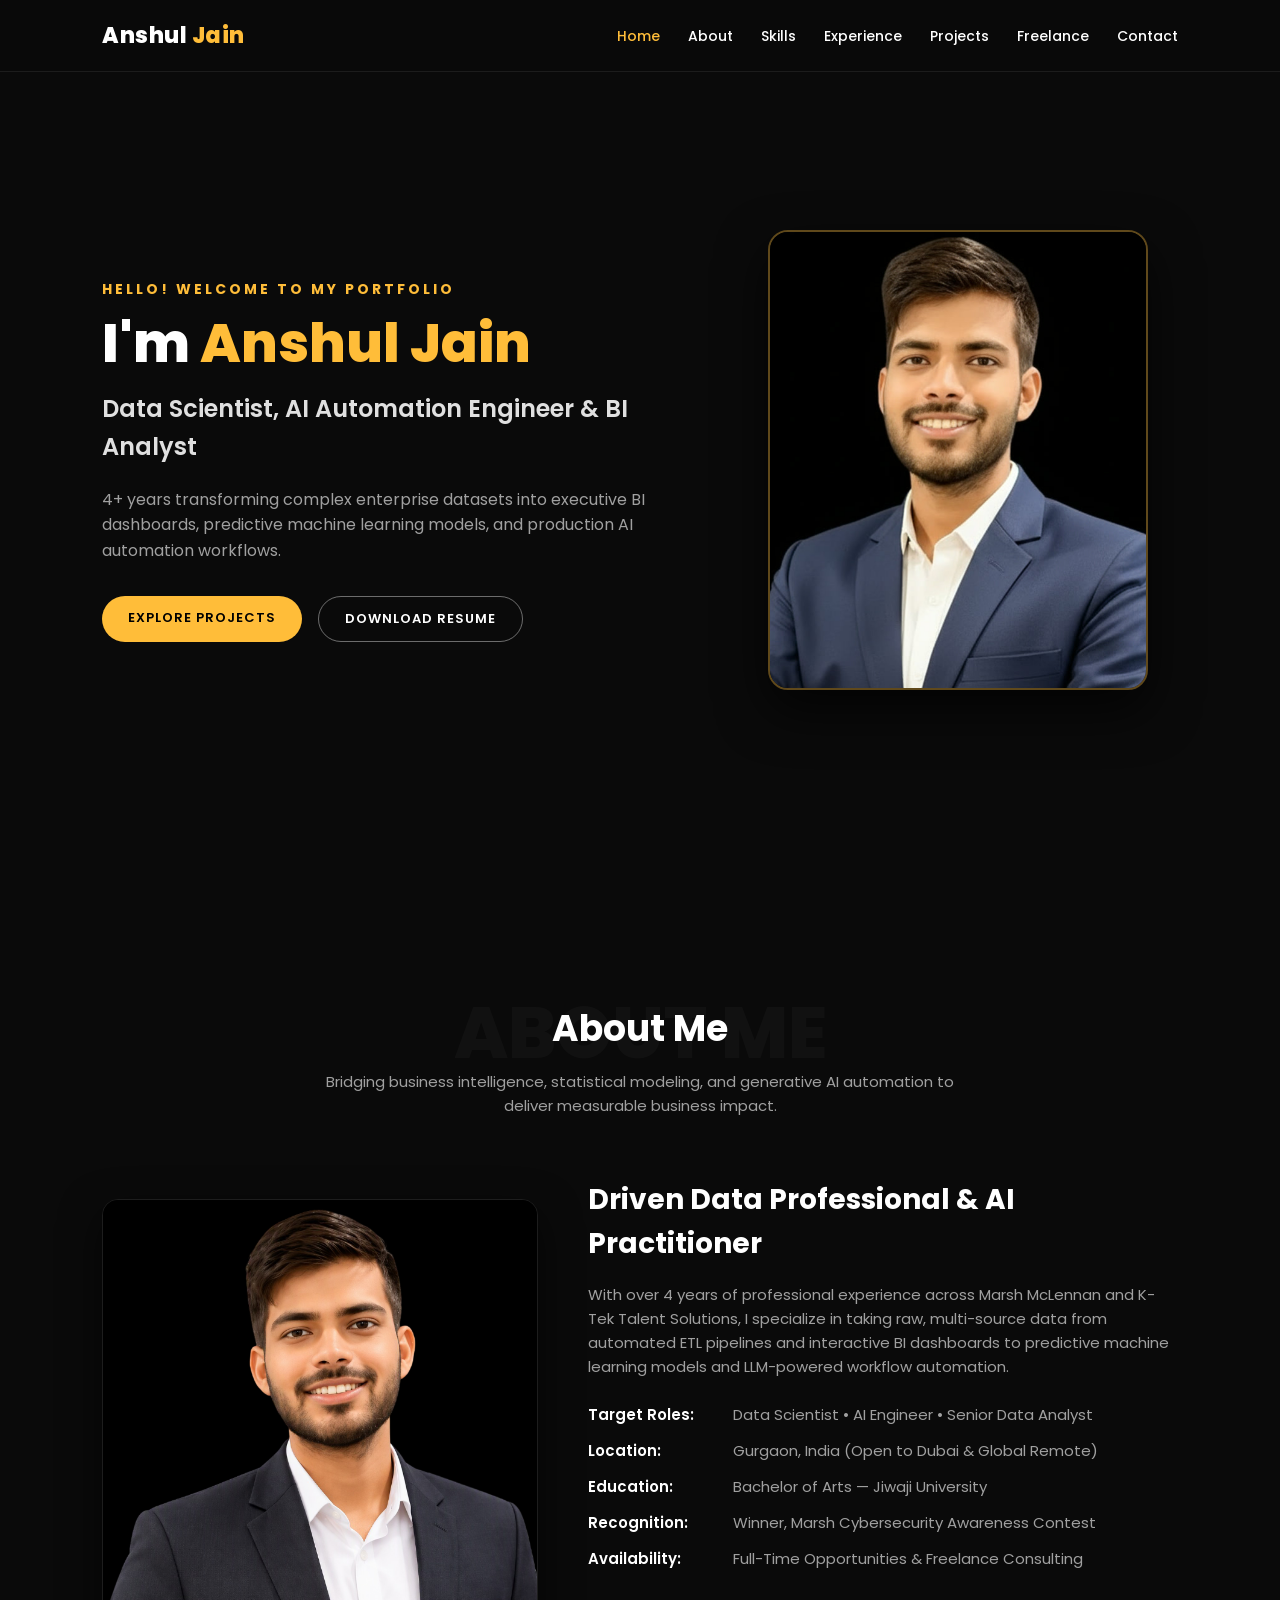
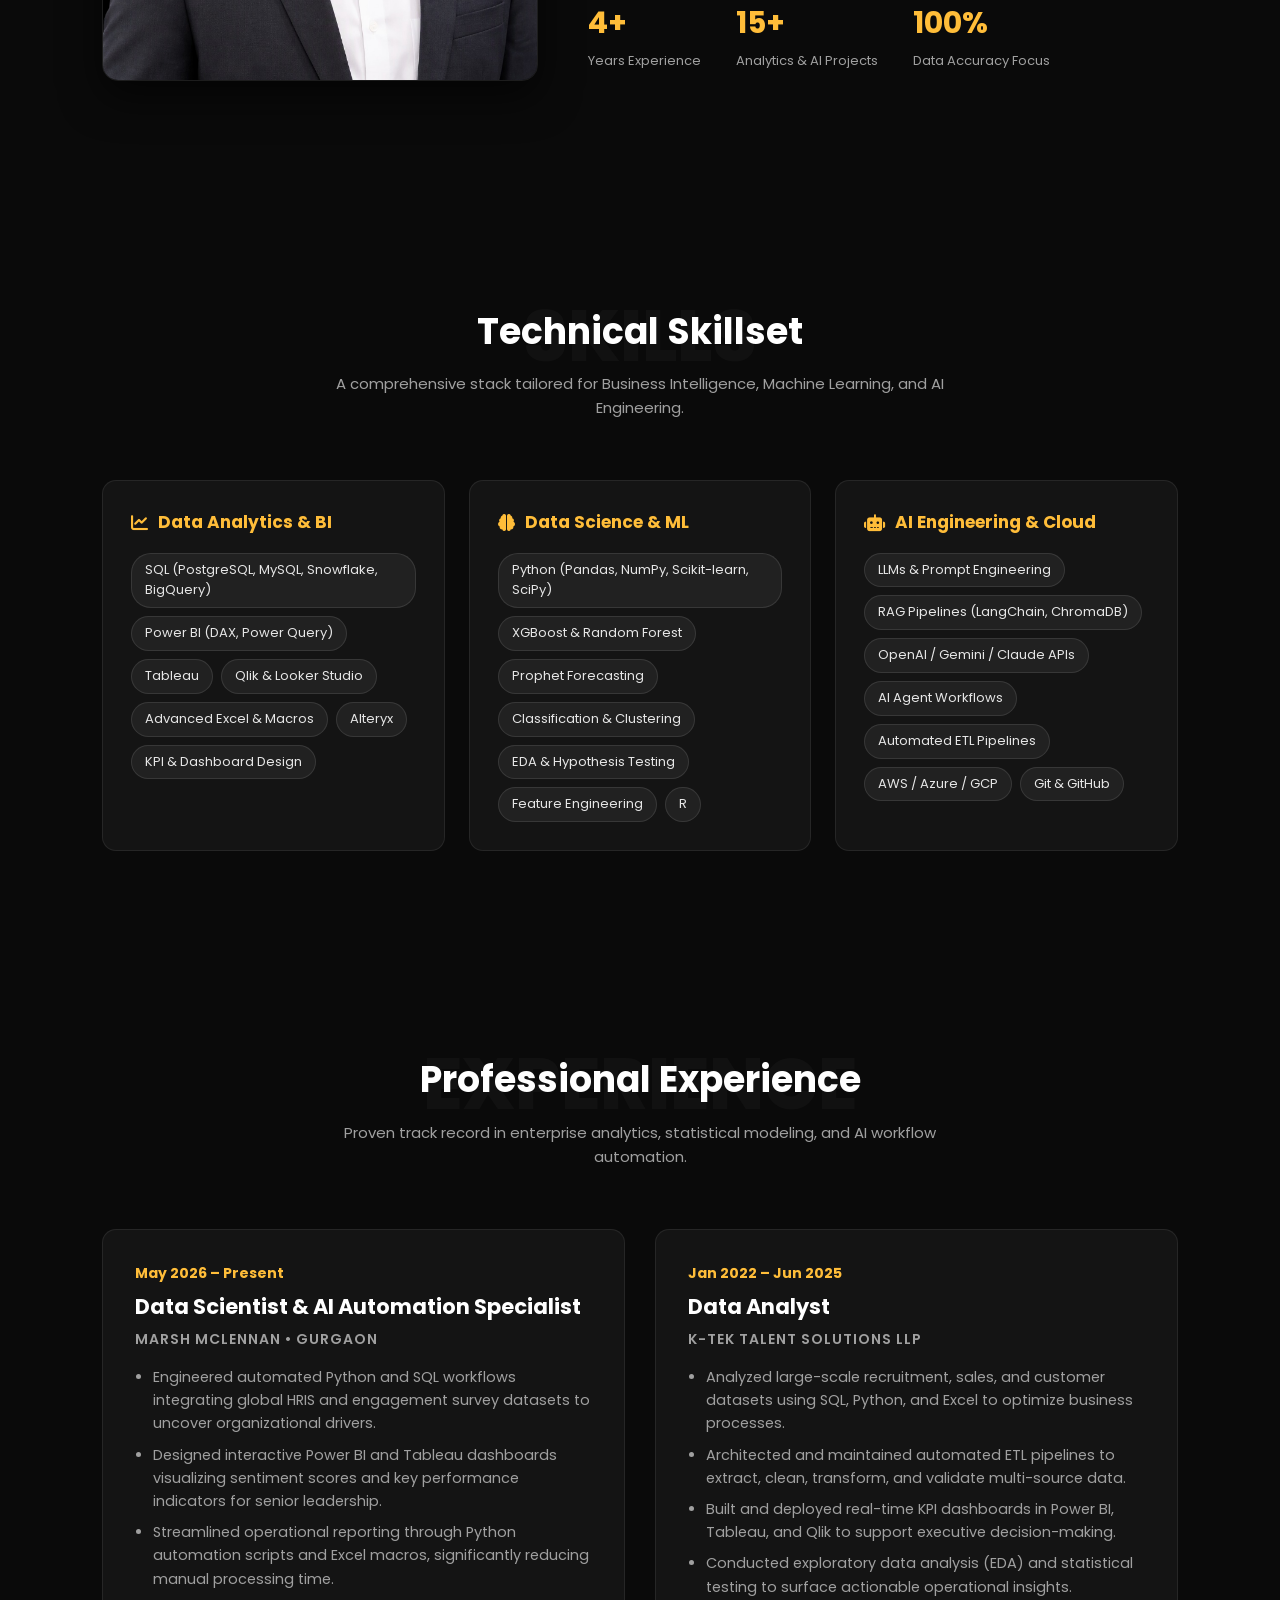
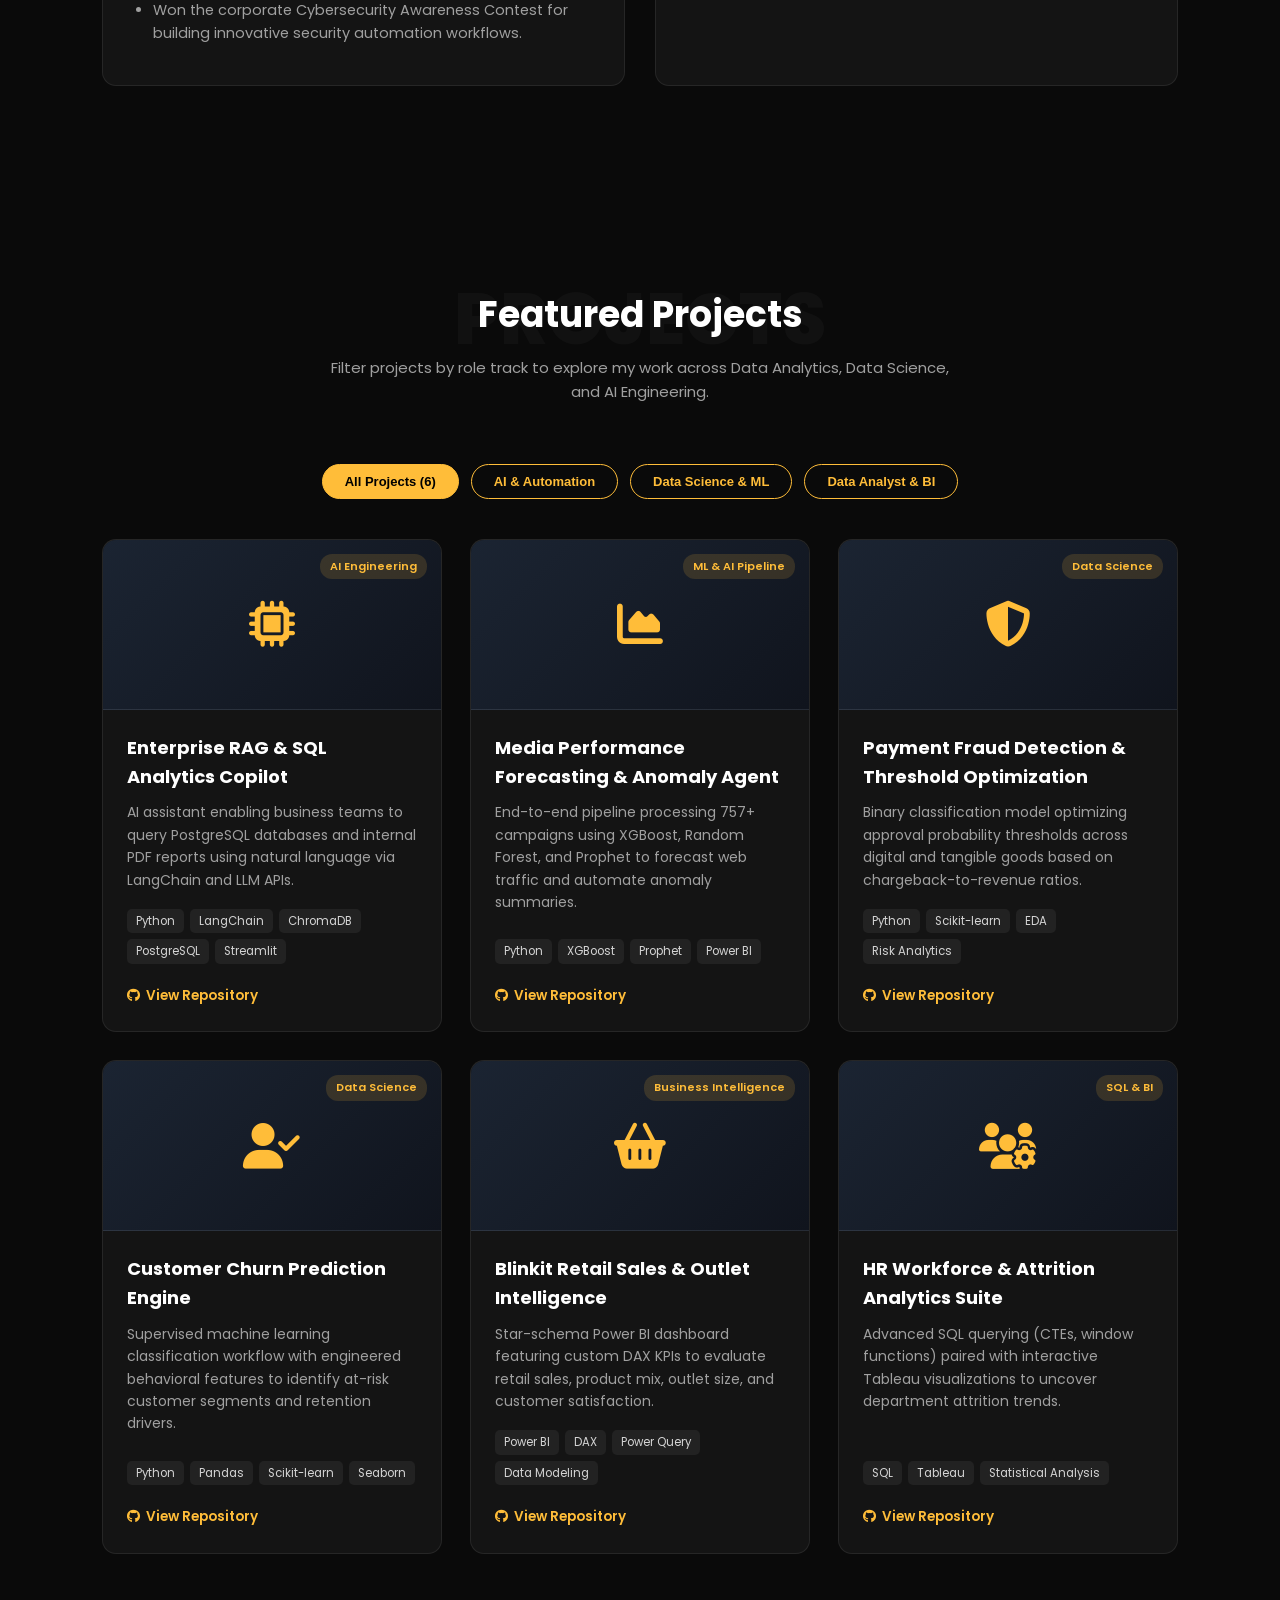
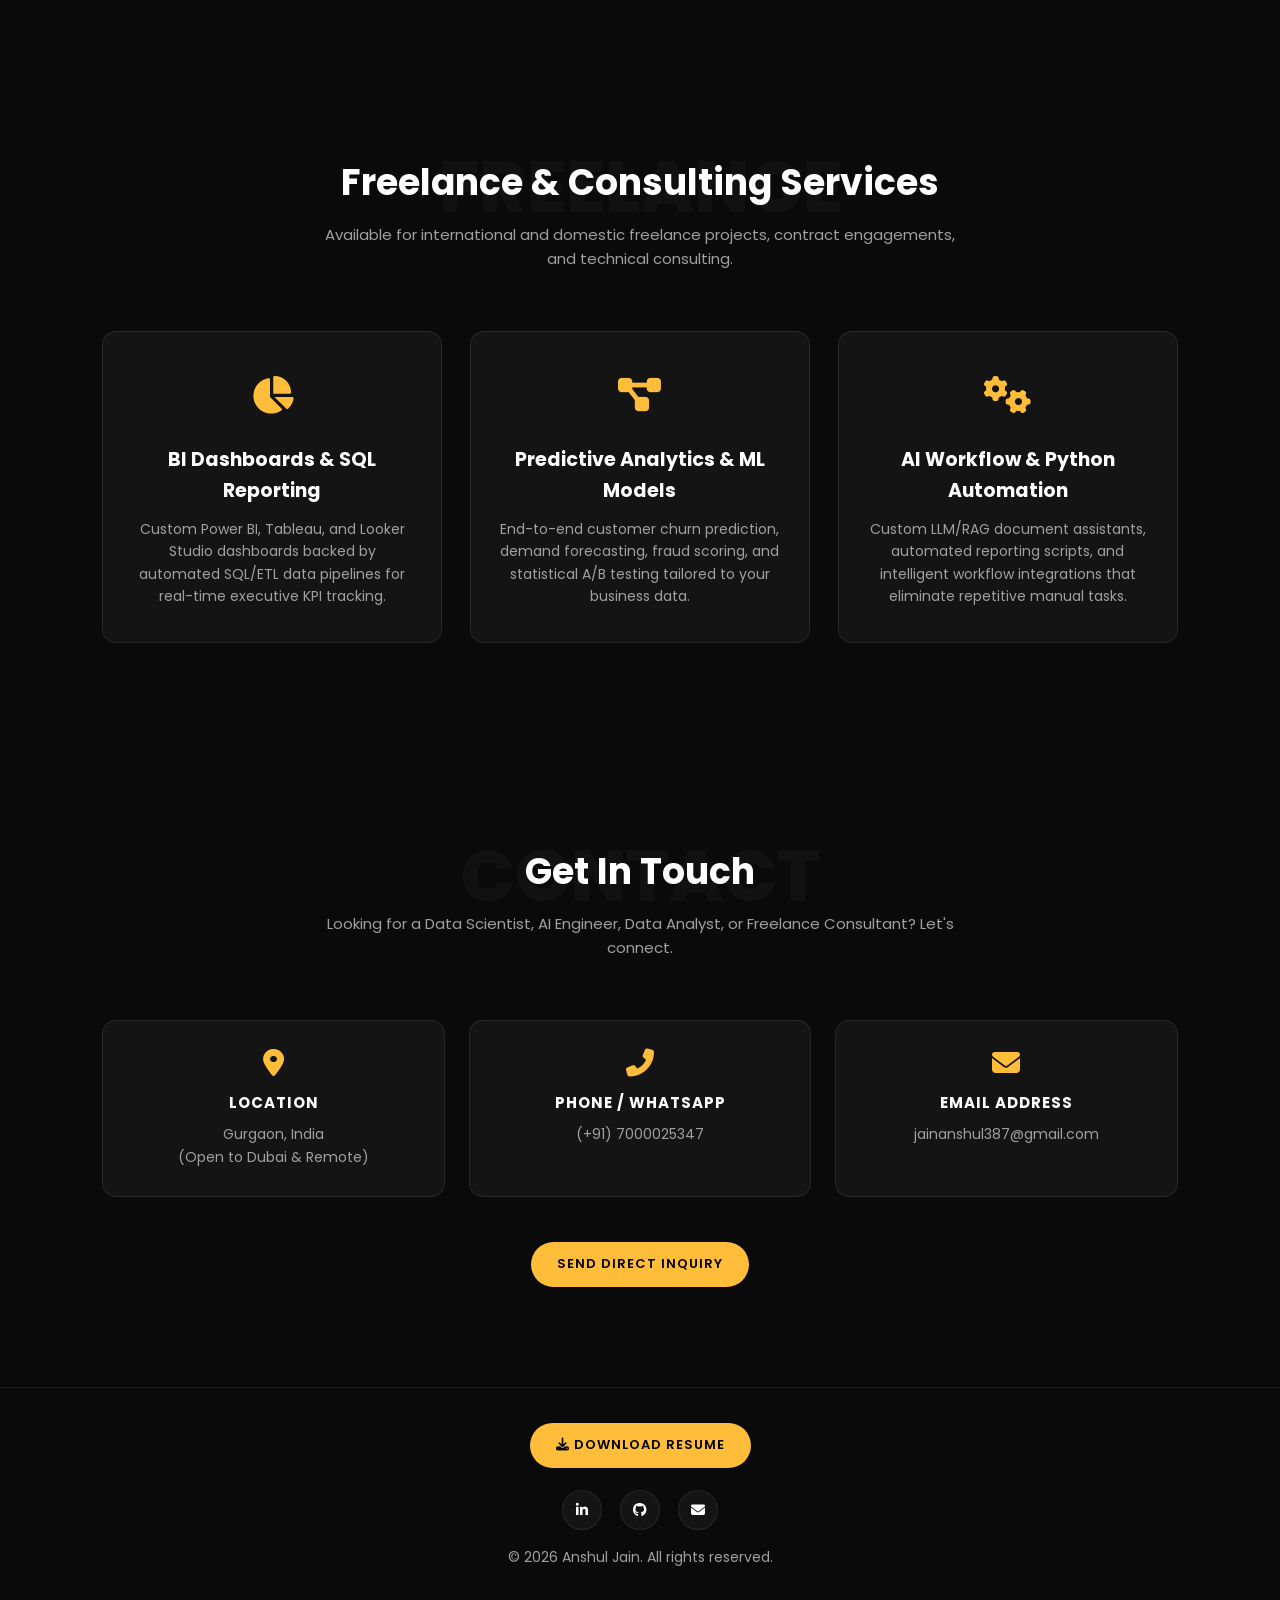
<file: index.html>
<!DOCTYPE html>
<html lang="en">
<head>
    <meta charset="UTF-8">
    <meta name="viewport" content="width=device-width, initial-scale=1.0">
    <title>Anshul Jain | Data Scientist, AI Automation Engineer & Analyst</title>
    <link href="https://fonts.googleapis.com/css2?family=Poppins:wght@300;400;500;600;700;800&display=swap" rel="stylesheet">
    <link rel="stylesheet" href="https://cdnjs.cloudflare.com/ajax/libs/font-awesome/6.4.0/css/all.min.css">
    <style>
        :root {
            --bg-dark: #0a0a0a;
            --bg-card: #141414;
            --bg-card-hover: #1c1c1c;
            --accent: #ffbd39;
            --accent-hover: #e5a524;
            --text-main: #ffffff;
            --text-muted: #a0a0a0;
            --border-color: rgba(255, 255, 255, 0.08);
        }

        * {
            margin: 0;
            padding: 0;
            box-sizing: border-box;
            scroll-behavior: smooth;
        }

        body {
            font-family: 'Poppins', sans-serif;
            background-color: var(--bg-dark);
            color: var(--text-main);
            line-height: 1.6;
            overflow-x: hidden;
        }

        /* Navbar */
        nav {
            position: fixed;
            top: 0;
            width: 100%;
            background: rgba(10, 10, 10, 0.92);
            backdrop-filter: blur(10px);
            z-index: 1000;
            padding: 18px 8%;
            display: flex;
            justify-content: space-between;
            align-items: center;
            border-bottom: 1px solid var(--border-color);
        }

        .logo {
            font-size: 22px;
            font-weight: 800;
            color: var(--text-main);
            text-decoration: none;
            letter-spacing: 0.5px;
        }

        .logo span {
            color: var(--accent);
        }

        .nav-links {
            display: flex;
            gap: 28px;
            list-style: none;
        }

        .nav-links a {
            color: var(--text-main);
            text-decoration: none;
            font-size: 14px;
            font-weight: 500;
            transition: color 0.3s;
            position: relative;
        }

        .nav-links a:hover, .nav-links a.active {
            color: var(--accent);
        }

        /* Buttons */
        .btn {
            display: inline-block;
            padding: 12px 26px;
            border-radius: 30px;
            font-size: 13px;
            font-weight: 600;
            text-transform: uppercase;
            letter-spacing: 1px;
            text-decoration: none;
            transition: all 0.3s ease;
            cursor: pointer;
            border: none;
        }

        .btn-primary {
            background: var(--accent);
            color: #000000;
        }

        .btn-primary:hover {
            background: var(--accent-hover);
            transform: translateY(-2px);
            box-shadow: 0 8px 20px rgba(255, 189, 57, 0.25);
        }

        .btn-outline {
            background: transparent;
            color: var(--text-main);
            border: 1px solid rgba(255, 255, 255, 0.4);
        }

        .btn-outline:hover {
            border-color: var(--accent);
            color: var(--accent);
            transform: translateY(-2px);
        }

        /* Sections */
        section {
            padding: 100px 8%;
        }

        .section-header {
            text-align: center;
            margin-bottom: 60px;
            position: relative;
        }

        .section-bg-text {
            position: absolute;
            top: -25px;
            left: 50%;
            transform: translateX(-50%);
            font-size: 72px;
            font-weight: 800;
            color: rgba(255, 255, 255, 0.03);
            z-index: 0;
            pointer-events: none;
            white-space: nowrap;
        }

        .section-header h2 {
            font-size: 36px;
            font-weight: 700;
            position: relative;
            z-index: 1;
            margin-bottom: 12px;
        }

        .section-header p {
            color: var(--text-muted);
            max-width: 650px;
            margin: 0 auto;
            position: relative;
            z-index: 1;
            font-size: 15px;
        }

        /* Hero Section */
        #home {
            min-height: 100vh;
            display: flex;
            align-items: center;
            justify-content: space-between;
            gap: 50px;
            padding-top: 120px;
        }

        .hero-content {
            flex: 1.2;
        }

        .hero-sub {
            color: var(--accent);
            font-size: 14px;
            font-weight: 700;
            letter-spacing: 3px;
            text-transform: uppercase;
            margin-bottom: 12px;
            display: block;
        }

        .hero-title {
            font-size: 54px;
            font-weight: 800;
            line-height: 1.15;
            margin-bottom: 16px;
        }

        .hero-title span {
            color: var(--accent);
        }

        .hero-role {
            font-size: 24px;
            font-weight: 600;
            color: #e0e0e0;
            margin-bottom: 20px;
        }

        .hero-desc {
            color: var(--text-muted);
            font-size: 16px;
            max-width: 560px;
            margin-bottom: 32px;
        }

        .hero-cta {
            display: flex;
            gap: 16px;
            flex-wrap: wrap;
        }

        .hero-image {
            flex: 0.9;
            display: flex;
            justify-content: center;
        }

        .hero-image-wrapper {
            position: relative;
            width: 380px;
            height: 460px;
            border-radius: 20px;
            overflow: hidden;
            border: 2px solid rgba(255, 189, 57, 0.35);
            box-shadow: 0 20px 50px rgba(0, 0, 0, 0.7);
        }

        .hero-image-wrapper img {
            width: 100%;
            height: 100%;
            object-fit: cover;
            object-position: center top;
        }

        /* About Section */
        .about-grid {
            display: grid;
            grid-template-columns: 0.85fr 1.15fr;
            gap: 50px;
            align-items: center;
        }

        .about-img-box {
            border-radius: 16px;
            overflow: hidden;
            border: 1px solid var(--border-color);
            box-shadow: 0 15px 40px rgba(0, 0, 0, 0.6);
        }

        .about-img-box img {
            width: 100%;
            height: 480px;
            object-fit: cover;
            object-position: center top;
            display: block;
        }

        .about-details h3 {
            font-size: 28px;
            margin-bottom: 16px;
        }

        .about-details p {
            color: var(--text-muted);
            margin-bottom: 24px;
            font-size: 15px;
        }

        .info-list {
            list-style: none;
            margin-bottom: 28px;
        }

        .info-list li {
            display: flex;
            margin-bottom: 12px;
            font-size: 15px;
        }

        .info-list li span:first-child {
            font-weight: 600;
            width: 145px;
            color: var(--text-main);
        }

        .info-list li span:last-child {
            color: var(--text-muted);
        }

        .stats-row {
            display: flex;
            gap: 35px;
            margin-bottom: 30px;
        }

        .stat-box h4 {
            font-size: 30px;
            color: var(--accent);
            font-weight: 700;
        }

        .stat-box span {
            font-size: 13px;
            color: var(--text-muted);
        }

        /* Skills Section */
        .skills-grid {
            display: grid;
            grid-template-columns: repeat(auto-fit, minmax(300px, 1fr));
            gap: 24px;
        }

        .skill-card {
            background: var(--bg-card);
            border: 1px solid var(--border-color);
            border-radius: 14px;
            padding: 28px;
            transition: transform 0.3s, border-color 0.3s;
        }

        .skill-card:hover {
            transform: translateY(-5px);
            border-color: rgba(255, 189, 57, 0.4);
        }

        .skill-card h3 {
            color: var(--accent);
            font-size: 17px;
            margin-bottom: 16px;
            display: flex;
            align-items: center;
            gap: 10px;
        }

        .badge-wrap {
            display: flex;
            flex-wrap: wrap;
            gap: 8px;
        }

        .skill-pill {
            background: rgba(255, 255, 255, 0.06);
            border: 1px solid rgba(255, 255, 255, 0.1);
            padding: 6px 13px;
            border-radius: 20px;
            font-size: 13px;
            color: #e6e6e6;
            transition: all 0.25s;
        }

        .skill-pill:hover {
            background: var(--accent);
            color: #000000;
            font-weight: 600;
        }

        /* Experience & Resume */
        .exp-grid {
            display: grid;
            grid-template-columns: repeat(auto-fit, minmax(420px, 1fr));
            gap: 30px;
        }

        .exp-card {
            background: var(--bg-card);
            border: 1px solid var(--border-color);
            border-radius: 14px;
            padding: 32px;
        }

        .exp-date {
            color: var(--accent);
            font-weight: 700;
            font-size: 14px;
            margin-bottom: 6px;
            display: block;
        }

        .exp-role {
            font-size: 21px;
            font-weight: 700;
            margin-bottom: 4px;
        }

        .exp-company {
            color: var(--text-muted);
            font-size: 14px;
            font-weight: 600;
            text-transform: uppercase;
            letter-spacing: 1px;
            margin-bottom: 16px;
            display: block;
        }

        .exp-card ul {
            padding-left: 18px;
            color: var(--text-muted);
            font-size: 14.5px;
        }

        .exp-card ul li {
            margin-bottom: 8px;
        }

        /* Projects Section */
        .filter-bar {
            display: flex;
            justify-content: center;
            flex-wrap: wrap;
            gap: 12px;
            margin-bottom: 40px;
        }

        .filter-btn {
            background: transparent;
            border: 1px solid var(--accent);
            color: var(--accent);
            padding: 9px 22px;
            border-radius: 30px;
            font-size: 13px;
            font-weight: 600;
            cursor: pointer;
            transition: all 0.3s;
        }

        .filter-btn.active, .filter-btn:hover {
            background: var(--accent);
            color: #000000;
        }

        .projects-grid {
            display: grid;
            grid-template-columns: repeat(auto-fit, minmax(330px, 1fr));
            gap: 28px;
        }

        .project-card {
            background: var(--bg-card);
            border: 1px solid var(--border-color);
            border-radius: 14px;
            overflow: hidden;
            display: flex;
            flex-direction: column;
            transition: transform 0.3s, border-color 0.3s;
        }

        .project-card:hover {
            transform: translateY(-6px);
            border-color: rgba(255, 189, 57, 0.45);
        }

        .project-card.hidden {
            display: none;
        }

        .project-banner {
            height: 170px;
            background: linear-gradient(135deg, #1b2432 0%, #10141d 100%);
            display: flex;
            align-items: center;
            justify-content: center;
            font-size: 46px;
            color: var(--accent);
            border-bottom: 1px solid var(--border-color);
            position: relative;
        }

        .project-badge-top {
            position: absolute;
            top: 14px;
            right: 14px;
            background: rgba(255, 189, 57, 0.15);
            color: var(--accent);
            font-size: 11px;
            font-weight: 600;
            padding: 4px 10px;
            border-radius: 12px;
        }

        .project-body {
            padding: 24px;
            flex: 1;
            display: flex;
            flex-direction: column;
        }

        .project-body h3 {
            font-size: 18px;
            margin-bottom: 10px;
        }

        .project-body p {
            color: var(--text-muted);
            font-size: 14px;
            margin-bottom: 18px;
            flex: 1;
        }

        .project-tech {
            display: flex;
            flex-wrap: wrap;
            gap: 6px;
            margin-bottom: 18px;
        }

        .project-tech span {
            font-size: 11.5px;
            background: rgba(255, 255, 255, 0.06);
            color: #d4d4d4;
            padding: 3px 9px;
            border-radius: 5px;
        }

        .project-links a {
            color: var(--accent);
            text-decoration: none;
            font-size: 13.5px;
            font-weight: 600;
            display: inline-flex;
            align-items: center;
            gap: 6px;
        }

        .project-links a:hover {
            text-decoration: underline;
        }

        /* Freelance Services */
        .services-grid {
            display: grid;
            grid-template-columns: repeat(auto-fit, minmax(300px, 1fr));
            gap: 28px;
        }

        .service-card {
            background: var(--bg-card);
            border: 1px solid var(--border-color);
            border-radius: 14px;
            padding: 34px 28px;
            text-align: center;
            transition: all 0.3s;
        }

        .service-card:hover {
            border-color: var(--accent);
            background: var(--bg-card-hover);
        }

        .service-icon {
            font-size: 38px;
            color: var(--accent);
            margin-bottom: 18px;
        }

        .service-card h3 {
            font-size: 19px;
            margin-bottom: 12px;
        }

        .service-card p {
            color: var(--text-muted);
            font-size: 14px;
        }

        /* Contact Section */
        .contact-grid {
            display: grid;
            grid-template-columns: repeat(auto-fit, minmax(220px, 1fr));
            gap: 24px;
            margin-bottom: 45px;
        }

        .contact-box {
            background: var(--bg-card);
            border: 1px solid var(--border-color);
            border-radius: 14px;
            padding: 28px 20px;
            text-align: center;
        }

        .contact-box i {
            font-size: 28px;
            color: var(--accent);
            margin-bottom: 14px;
        }

        .contact-box h4 {
            font-size: 15px;
            text-transform: uppercase;
            letter-spacing: 1px;
            margin-bottom: 8px;
        }

        .contact-box p, .contact-box a {
            color: var(--text-muted);
            font-size: 14px;
            text-decoration: none;
            word-break: break-word;
        }

        .contact-box a:hover {
            color: var(--accent);
        }

        /* Footer */
        footer {
            text-align: center;
            padding: 35px 8%;
            border-top: 1px solid var(--border-color);
            color: var(--text-muted);
            font-size: 14px;
        }

        .social-links {
            display: flex;
            justify-content: center;
            gap: 18px;
            margin-bottom: 16px;
        }

        .social-links a {
            width: 40px;
            height: 40px;
            border-radius: 50%;
            background: var(--bg-card);
            color: var(--text-main);
            display: flex;
            align-items: center;
            justify-content: center;
            text-decoration: none;
            border: 1px solid var(--border-color);
            transition: all 0.3s;
        }

        .social-links a:hover {
            background: var(--accent);
            color: #000000;
        }

        @media (max-width: 900px) {
            #home {
                flex-direction: column-reverse;
                text-align: center;
                padding-top: 100px;
            }
            .hero-cta, .stats-row {
                justify-content: center;
            }
            .hero-title {
                font-size: 38px;
            }
            .hero-image-wrapper {
                width: 300px;
                height: 360px;
            }
            .about-grid {
                grid-template-columns: 1fr;
            }
            .exp-grid {
                grid-template-columns: 1fr;
            }
            .nav-links {
                display: none;
            }
        }
    </style>
</head>
<body>

    <!-- Navigation -->
    <nav>
        <a href="#home" class="logo">Anshul <span>Jain</span></a>
        <ul class="nav-links">
            <li><a href="#home" class="active">Home</a></li>
            <li><a href="#about">About</a></li>
            <li><a href="#skills">Skills</a></li>
            <li><a href="#experience">Experience</a></li>
            <li><a href="#projects">Projects</a></li>
            <li><a href="#services">Freelance</a></li>
            <li><a href="#contact">Contact</a></li>
        </ul>
    </nav>

    <!-- Hero Section (Arms-Crossed Photo: photo_2026-11-13_17-31-36.jpg) -->
    <section id="home">
        <div class="hero-content">
            <span class="hero-sub">HELLO! WELCOME TO MY PORTFOLIO</span>
            <h1 class="hero-title">I'm <span>Anshul Jain</span></h1>
            <h2 class="hero-role">Data Scientist, AI Automation Engineer &amp; BI Analyst</h2>
            <p class="hero-desc">
                4+ years transforming complex enterprise datasets into executive BI dashboards, predictive machine learning models, and production AI automation workflows.
            </p>
            <div class="hero-cta">
                <a href="#projects" class="btn btn-primary">Explore Projects</a>
                <a href="./assets/resume/Anshul_Jain_Resume.pdf.pdf" target="_blank" class="btn btn-outline">Download Resume</a>
            </div>
        </div>
        <div class="hero-image">
            <div class="hero-image-wrapper">
                <img src="images/photo_2026-11-13_17-31-36.jpg.png" alt="Anshul Jain - Data Scientist and AI Engineer">
            </div>
        </div>
    </section>

    <!-- About Section (Counter-Leaning Consultant Photo: photo_2026-11-13_17-31-21.jpg) -->
    <section id="about">
        <div class="section-header">
            <div class="section-bg-text">ABOUT ME</div>
            <h2>About Me</h2>
            <p>Bridging business intelligence, statistical modeling, and generative AI automation to deliver measurable business impact.</p>
        </div>
        <div class="about-grid">
            <div class="about-img-box">
                <img src="images/photo_2026-11-13_17-31-21.jpg.png" alt="Anshul Jain Consulting">
            </div>
            <div class="about-details">
                <h3>Driven Data Professional &amp; AI Practitioner</h3>
                <p>
                    With over 4 years of professional experience across Marsh McLennan and K-Tek Talent Solutions, I specialize in taking raw, multi-source data from automated ETL pipelines and interactive BI dashboards to predictive machine learning models and LLM-powered workflow automation.
                </p>
                <ul class="info-list">
                    <li><span>Target Roles:</span> <span>Data Scientist • AI Engineer • Senior Data Analyst</span></li>
                    <li><span>Location:</span> <span>Gurgaon, India (Open to Dubai &amp; Global Remote)</span></li>
                    <li><span>Education:</span> <span>Bachelor of Arts — Jiwaji University</span></li>
                    <li><span>Recognition:</span> <span>Winner, Marsh Cybersecurity Awareness Contest</span></li>
                    <li><span>Availability:</span> <span>Full-Time Opportunities &amp; Freelance Consulting</span></li>
                </ul>
                <div class="stats-row">
                    <div class="stat-box">
                        <h4>4+</h4>
                        <span>Years Experience</span>
                    </div>
                    <div class="stat-box">
                        <h4>15+</h4>
                        <span>Analytics &amp; AI Projects</span>
                    </div>
                    <div class="stat-box">
                        <h4>100%</h4>
                        <span>Data Accuracy Focus</span>
                    </div>
                </div>
            </div>
        </div>
    </section>

    <!-- Technical Skills Section -->
    <section id="skills">
        <div class="section-header">
            <div class="section-bg-text">SKILLS</div>
            <h2>Technical Skillset</h2>
            <p>A comprehensive stack tailored for Business Intelligence, Machine Learning, and AI Engineering.</p>
        </div>
        <div class="skills-grid">
            <div class="skill-card">
                <h3><i class="fas fa-chart-line"></i> Data Analytics &amp; BI</h3>
                <div class="badge-wrap">
                    <span class="skill-pill">SQL (PostgreSQL, MySQL, Snowflake, BigQuery)</span>
                    <span class="skill-pill">Power BI (DAX, Power Query)</span>
                    <span class="skill-pill">Tableau</span>
                    <span class="skill-pill">Qlik &amp; Looker Studio</span>
                    <span class="skill-pill">Advanced Excel &amp; Macros</span>
                    <span class="skill-pill">Alteryx</span>
                    <span class="skill-pill">KPI &amp; Dashboard Design</span>
                </div>
            </div>
            <div class="skill-card">
                <h3><i class="fas fa-brain"></i> Data Science &amp; ML</h3>
                <div class="badge-wrap">
                    <span class="skill-pill">Python (Pandas, NumPy, Scikit-learn, SciPy)</span>
                    <span class="skill-pill">XGBoost &amp; Random Forest</span>
                    <span class="skill-pill">Prophet Forecasting</span>
                    <span class="skill-pill">Classification &amp; Clustering</span>
                    <span class="skill-pill">EDA &amp; Hypothesis Testing</span>
                    <span class="skill-pill">Feature Engineering</span>
                    <span class="skill-pill">R</span>
                </div>
            </div>
            <div class="skill-card">
                <h3><i class="fas fa-robot"></i> AI Engineering &amp; Cloud</h3>
                <div class="badge-wrap">
                    <span class="skill-pill">LLMs &amp; Prompt Engineering</span>
                    <span class="skill-pill">RAG Pipelines (LangChain, ChromaDB)</span>
                    <span class="skill-pill">OpenAI / Gemini / Claude APIs</span>
                    <span class="skill-pill">AI Agent Workflows</span>
                    <span class="skill-pill">Automated ETL Pipelines</span>
                    <span class="skill-pill">AWS / Azure / GCP</span>
                    <span class="skill-pill">Git &amp; GitHub</span>
                </div>
            </div>
        </div>
    </section>

    <!-- Experience Section -->
    <section id="experience">
        <div class="section-header">
            <div class="section-bg-text">EXPERIENCE</div>
            <h2>Professional Experience</h2>
            <p>Proven track record in enterprise analytics, statistical modeling, and AI workflow automation.</p>
        </div>
        <div class="exp-grid">
            <div class="exp-card">
                <span class="exp-date">May 2026 – Present</span>
                <h3 class="exp-role">Data Scientist &amp; AI Automation Specialist</h3>
                <span class="exp-company">Marsh McLennan • Gurgaon</span>
                <ul>
                    <li>Engineered automated Python and SQL workflows integrating global HRIS and engagement survey datasets to uncover organizational drivers.</li>
                    <li>Designed interactive Power BI and Tableau dashboards visualizing sentiment scores and key performance indicators for senior leadership.</li>
                    <li>Streamlined operational reporting through Python automation scripts and Excel macros, significantly reducing manual processing time.</li>
                    <li>Won the corporate Cybersecurity Awareness Contest for building innovative security automation workflows.</li>
                </ul>
            </div>
            <div class="exp-card">
                <span class="exp-date">Jan 2022 – Jun 2025</span>
                <h3 class="exp-role">Data Analyst</h3>
                <span class="exp-company">K-Tek Talent Solutions LLP</span>
                <ul>
                    <li>Analyzed large-scale recruitment, sales, and customer datasets using SQL, Python, and Excel to optimize business processes.</li>
                    <li>Architected and maintained automated ETL pipelines to extract, clean, transform, and validate multi-source data.</li>
                    <li>Built and deployed real-time KPI dashboards in Power BI, Tableau, and Qlik to support executive decision-making.</li>
                    <li>Conducted exploratory data analysis (EDA) and statistical testing to surface actionable operational insights.</li>
                </ul>
            </div>
        </div>
    </section>

    <!-- Projects Section -->
    <section id="projects">
        <div class="section-header">
            <div class="section-bg-text">PROJECTS</div>
            <h2>Featured Projects</h2>
            <p>Filter projects by role track to explore my work across Data Analytics, Data Science, and AI Engineering.</p>
        </div>

        <div class="filter-bar">
            <button class="filter-btn active" data-filter="all">All Projects (6)</button>
            <button class="filter-btn" data-filter="ai">AI &amp; Automation</button>
            <button class="filter-btn" data-filter="ds">Data Science &amp; ML</button>
            <button class="filter-btn" data-filter="da">Data Analyst &amp; BI</button>
        </div>

        <div class="projects-grid">
            <!-- Project 1: AI Engineer -->
            <div class="project-card" data-category="ai ds">
                <div class="project-banner">
                    <span class="project-badge-top">AI Engineering</span>
                    <i class="fas fa-microchip"></i>
                </div>
                <div class="project-body">
                    <h3>Enterprise RAG &amp; SQL Analytics Copilot</h3>
                    <p>AI assistant enabling business teams to query PostgreSQL databases and internal PDF reports using natural language via LangChain and LLM APIs.</p>
                    <div class="project-tech">
                        <span>Python</span>
                        <span>LangChain</span>
                        <span>ChromaDB</span>
                        <span>PostgreSQL</span>
                        <span>Streamlit</span>
                    </div>
                    <div class="project-links">
                        <a href="https://github.com/anshuljain17-cmd" target="_blank"><i class="fab fa-github"></i> View Repository</a>
                    </div>
                </div>
            </div>

            <!-- Project 2: AI + DS -->
            <div class="project-card" data-category="ai ds">
                <div class="project-banner">
                    <span class="project-badge-top">ML &amp; AI Pipeline</span>
                    <i class="fas fa-chart-area"></i>
                </div>
                <div class="project-body">
                    <h3>Media Performance Forecasting &amp; Anomaly Agent</h3>
                    <p>End-to-end pipeline processing 757+ campaigns using XGBoost, Random Forest, and Prophet to forecast web traffic and automate anomaly summaries.</p>
                    <div class="project-tech">
                        <span>Python</span>
                        <span>XGBoost</span>
                        <span>Prophet</span>
                        <span>Power BI</span>
                    </div>
                    <div class="project-links">
                        <a href="https://github.com/anshuljain17-cmd" target="_blank"><i class="fab fa-github"></i> View Repository</a>
                    </div>
                </div>
            </div>

            <!-- Project 3: Data Science -->
            <div class="project-card" data-category="ds">
                <div class="project-banner">
                    <span class="project-badge-top">Data Science</span>
                    <i class="fas fa-shield-alt"></i>
                </div>
                <div class="project-body">
                    <h3>Payment Fraud Detection &amp; Threshold Optimization</h3>
                    <p>Binary classification model optimizing approval probability thresholds across digital and tangible goods based on chargeback-to-revenue ratios.</p>
                    <div class="project-tech">
                        <span>Python</span>
                        <span>Scikit-learn</span>
                        <span>EDA</span>
                        <span>Risk Analytics</span>
                    </div>
                    <div class="project-links">
                        <a href="https://github.com/anshuljain17-cmd" target="_blank"><i class="fab fa-github"></i> View Repository</a>
                    </div>
                </div>
            </div>

            <!-- Project 4: Data Science -->
            <div class="project-card" data-category="ds">
                <div class="project-banner">
                    <span class="project-badge-top">Data Science</span>
                    <i class="fas fa-user-check"></i>
                </div>
                <div class="project-body">
                    <h3>Customer Churn Prediction Engine</h3>
                    <p>Supervised machine learning classification workflow with engineered behavioral features to identify at-risk customer segments and retention drivers.</p>
                    <div class="project-tech">
                        <span>Python</span>
                        <span>Pandas</span>
                        <span>Scikit-learn</span>
                        <span>Seaborn</span>
                    </div>
                    <div class="project-links">
                        <a href="https://github.com/anshuljain17-cmd" target="_blank"><i class="fab fa-github"></i> View Repository</a>
                    </div>
                </div>
            </div>

            <!-- Project 5: Data Analyst -->
            <div class="project-card" data-category="da">
                <div class="project-banner">
                    <span class="project-badge-top">Business Intelligence</span>
                    <i class="fas fa-shopping-basket"></i>
                </div>
                <div class="project-body">
                    <h3>Blinkit Retail Sales &amp; Outlet Intelligence</h3>
                    <p>Star-schema Power BI dashboard featuring custom DAX KPIs to evaluate retail sales, product mix, outlet size, and customer satisfaction.</p>
                    <div class="project-tech">
                        <span>Power BI</span>
                        <span>DAX</span>
                        <span>Power Query</span>
                        <span>Data Modeling</span>
                    </div>
                    <div class="project-links">
                        <a href="https://github.com/anshuljain17-cmd" target="_blank"><i class="fab fa-github"></i> View Repository</a>
                    </div>
                </div>
            </div>

            <!-- Project 6: Data Analyst -->
            <div class="project-card" data-category="da">
                <div class="project-banner">
                    <span class="project-badge-top">SQL &amp; BI</span>
                    <i class="fas fa-users-cog"></i>
                </div>
                <div class="project-body">
                    <h3>HR Workforce &amp; Attrition Analytics Suite</h3>
                    <p>Advanced SQL querying (CTEs, window functions) paired with interactive Tableau visualizations to uncover department attrition trends.</p>
                    <div class="project-tech">
                        <span>SQL</span>
                        <span>Tableau</span>
                        <span>Statistical Analysis</span>
                    </div>
                    <div class="project-links">
                        <a href="https://github.com/anshuljain17-cmd" target="_blank"><i class="fab fa-github"></i> View Repository</a>
                    </div>
                </div>
            </div>
        </div>
    </section>

    <!-- Freelance Services Section -->
    <section id="services">
        <div class="section-header">
            <div class="section-bg-text">FREELANCE</div>
            <h2>Freelance &amp; Consulting Services</h2>
            <p>Available for international and domestic freelance projects, contract engagements, and technical consulting.</p>
        </div>
        <div class="services-grid">
            <div class="service-card">
                <div class="service-icon"><i class="fas fa-chart-pie"></i></div>
                <h3>BI Dashboards &amp; SQL Reporting</h3>
                <p>Custom Power BI, Tableau, and Looker Studio dashboards backed by automated SQL/ETL data pipelines for real-time executive KPI tracking.</p>
            </div>
            <div class="service-card">
                <div class="service-icon"><i class="fas fa-project-diagram"></i></div>
                <h3>Predictive Analytics &amp; ML Models</h3>
                <p>End-to-end customer churn prediction, demand forecasting, fraud scoring, and statistical A/B testing tailored to your business data.</p>
            </div>
            <div class="service-card">
                <div class="service-icon"><i class="fas fa-cogs"></i></div>
                <h3>AI Workflow &amp; Python Automation</h3>
                <p>Custom LLM/RAG document assistants, automated reporting scripts, and intelligent workflow integrations that eliminate repetitive manual tasks.</p>
            </div>
        </div>
    </section>

    <!-- Contact Section -->
    <section id="contact">
        <div class="section-header">
            <div class="section-bg-text">CONTACT</div>
            <h2>Get In Touch</h2>
            <p>Looking for a Data Scientist, AI Engineer, Data Analyst, or Freelance Consultant? Let's connect.</p>
        </div>
        <div class="contact-grid">
            <div class="contact-box">
                <i class="fas fa-map-marker-alt"></i>
                <h4>Location</h4>
                <p>Gurgaon, India<br>(Open to Dubai &amp; Remote)</p>
            </div>
            <div class="contact-box">
                <i class="fas fa-phone-alt"></i>
                <h4>Phone / WhatsApp</h4>
                <p><a href="tel:+917000025347">(+91) 7000025347</a></p>
            </div>
            <div class="contact-box">
                <i class="fas fa-envelope"></i>
                <h4>Email Address</h4>
                <p><a href="mailto:jainanshul387@gmail.com">jainanshul387@gmail.com</a></p>
            </div>

        </div>
        <div style="text-align: center;">
            <a href="mailto:jainanshul387@gmail.com?subject=Opportunity%20for%20Anshul%20Jain" class="btn btn-primary">Send Direct Inquiry</a>
        </div>
    </section>

    <!-- Footer -->
    <footer>
        <div style="margin-bottom: 22px;">
            <a href="./assets/resume/Anshul_Jain_Resume.pdf.pdf" class="btn btn-primary" target="_blank" rel="noopener" download>
                <i class="fas fa-download"></i> Download Resume
            </a>
        </div>
        <div class="social-links">
            <a href="https://linkedin.com/in/anshul-jain" target="_blank" aria-label="LinkedIn"><i class="fab fa-linkedin-in"></i></a>
            <a href="https://github.com/anshuljain17-cmd" target="_blank" aria-label="GitHub"><i class="fab fa-github"></i></a>
            <a href="mailto:jainanshul387@gmail.com" aria-label="Email"><i class="fas fa-envelope"></i></a>
        </div>
        <p>&copy; 2026 Anshul Jain. All rights reserved.</p>
    </footer>

    <!-- Interactive Filter Script -->
    <script>
        document.addEventListener("DOMContentLoaded", function () {
            const filterButtons = document.querySelectorAll(".filter-btn");
            const projectCards = document.querySelectorAll(".project-card");

            filterButtons.forEach(button => {
                button.addEventListener("click", () => {
                    filterButtons.forEach(btn => btn.classList.remove("active"));
                    button.classList.add("active");

                    const filterValue = button.getAttribute("data-filter");

                    projectCards.forEach(card => {
                        const categories = card.getAttribute("data-category").split(" ");
                        if (filterValue === "all" || categories.includes(filterValue)) {
                            card.classList.remove("hidden");
                        } else {
                            card.classList.add("hidden");
                        }
                    });
                });
            });
        });
    </script>
</body>
</html>
</file>
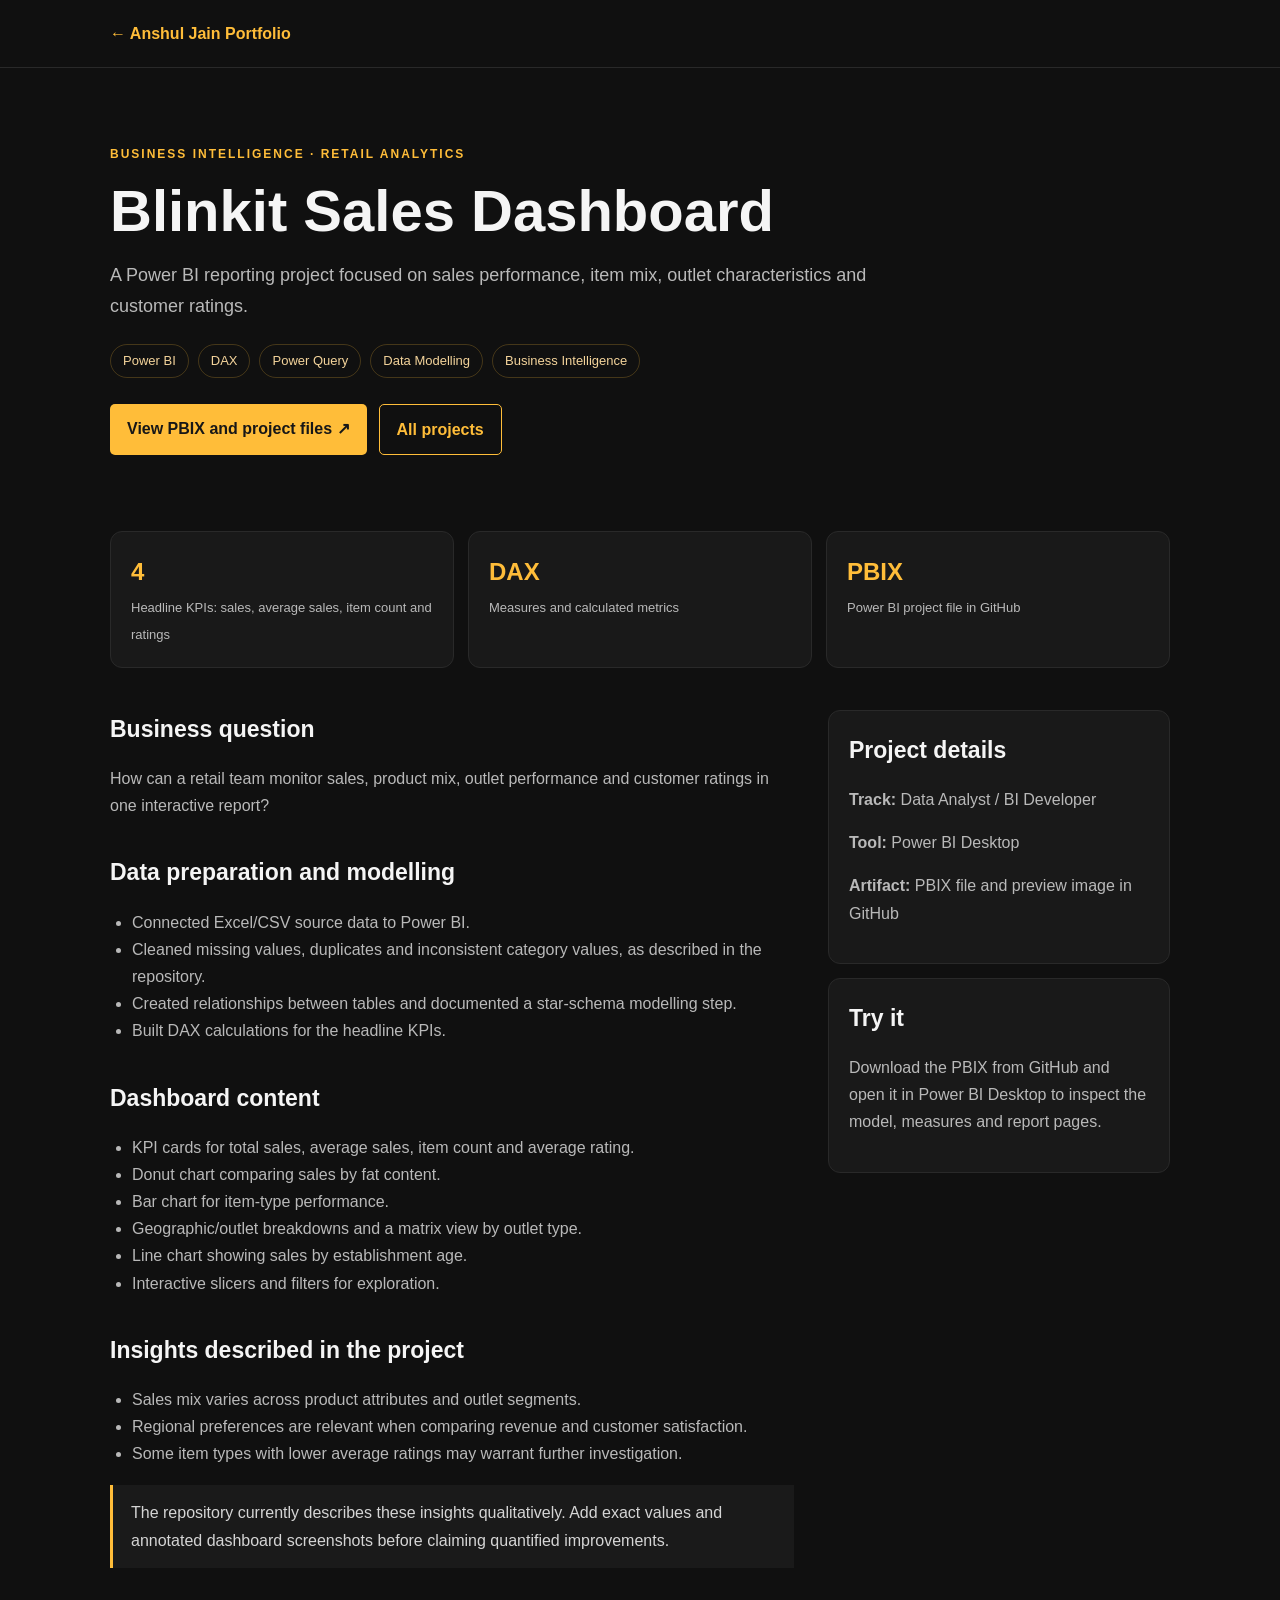
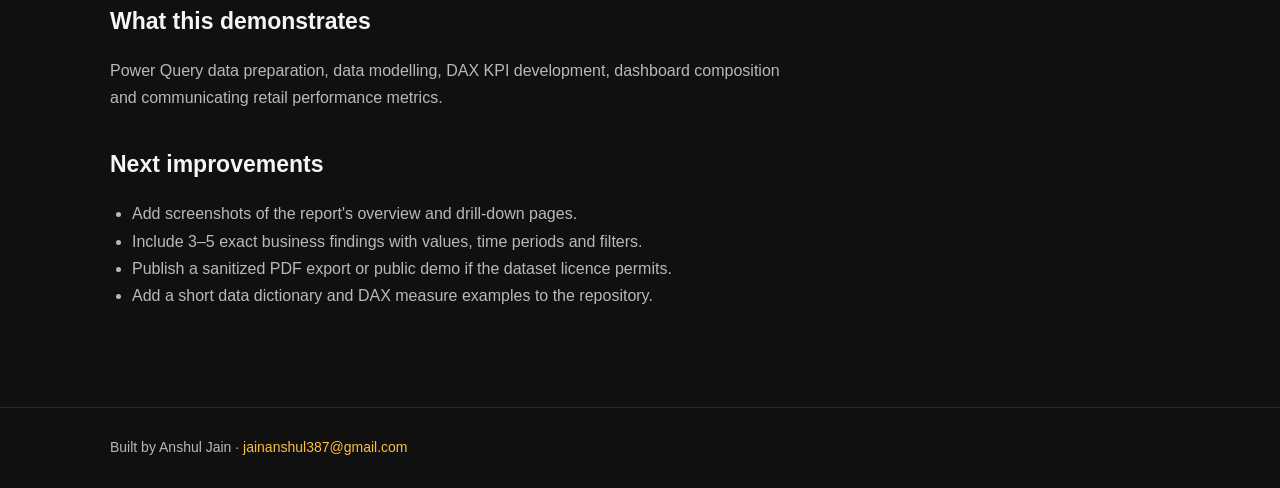
<file: projects/blinkit-sales-dashboard.html>
<!doctype html>
<html lang="en"><head><meta charset="utf-8"><meta name="viewport" content="width=device-width,initial-scale=1"><meta name="description" content="Blinkit sales and outlet performance dashboard built with Power BI, DAX and Power Query."><title>Blinkit Sales Dashboard | Anshul Jain</title><link rel="stylesheet" href="../css/case-studies.css"></head><body>
<nav class="case-nav"><div class="case-wrap"><a href="../index.html">← Anshul Jain Portfolio</a></div></nav>
<header class="case-wrap case-hero"><div class="eyebrow">Business Intelligence · Retail Analytics</div><h1>Blinkit Sales Dashboard</h1><p>A Power BI reporting project focused on sales performance, item mix, outlet characteristics and customer ratings.</p><div class="case-tags"><span>Power BI</span><span>DAX</span><span>Power Query</span><span>Data Modelling</span><span>Business Intelligence</span></div><div class="case-actions"><a class="case-btn" href="https://github.com/Anshuljain17-cmd/Blinkit-Sales-Analysis" target="_blank" rel="noopener">View PBIX and project files ↗</a><a class="case-btn secondary" href="../index.html#project-section">All projects</a></div></header>
<main class="case-wrap"><div class="case-grid"><div class="case-stat"><strong>4</strong><span>Headline KPIs: sales, average sales, item count and ratings</span></div><div class="case-stat"><strong>DAX</strong><span>Measures and calculated metrics</span></div><div class="case-stat"><strong>PBIX</strong><span>Power BI project file in GitHub</span></div></div>
<div class="case-content"><div class="case-main">
<section><h2>Business question</h2><p>How can a retail team monitor sales, product mix, outlet performance and customer ratings in one interactive report?</p></section>
<section><h2>Data preparation and modelling</h2><ul><li>Connected Excel/CSV source data to Power BI.</li><li>Cleaned missing values, duplicates and inconsistent category values, as described in the repository.</li><li>Created relationships between tables and documented a star-schema modelling step.</li><li>Built DAX calculations for the headline KPIs.</li></ul></section>
<section><h2>Dashboard content</h2><ul><li>KPI cards for total sales, average sales, item count and average rating.</li><li>Donut chart comparing sales by fat content.</li><li>Bar chart for item-type performance.</li><li>Geographic/outlet breakdowns and a matrix view by outlet type.</li><li>Line chart showing sales by establishment age.</li><li>Interactive slicers and filters for exploration.</li></ul></section>
<section><h2>Insights described in the project</h2><ul><li>Sales mix varies across product attributes and outlet segments.</li><li>Regional preferences are relevant when comparing revenue and customer satisfaction.</li><li>Some item types with lower average ratings may warrant further investigation.</li></ul><div class="case-note">The repository currently describes these insights qualitatively. Add exact values and annotated dashboard screenshots before claiming quantified improvements.</div></section>
<section><h2>What this demonstrates</h2><p>Power Query data preparation, data modelling, DAX KPI development, dashboard composition and communicating retail performance metrics.</p></section>
<section><h2>Next improvements</h2><ul><li>Add screenshots of the report's overview and drill-down pages.</li><li>Include 3–5 exact business findings with values, time periods and filters.</li><li>Publish a sanitized PDF export or public demo if the dataset licence permits.</li><li>Add a short data dictionary and DAX measure examples to the repository.</li></ul></section>
</div><aside class="case-side"><div class="case-card"><h2>Project details</h2><p><b>Track:</b> Data Analyst / BI Developer</p><p><b>Tool:</b> Power BI Desktop</p><p><b>Artifact:</b> PBIX file and preview image in GitHub</p></div><div class="case-card"><h2>Try it</h2><p>Download the PBIX from GitHub and open it in Power BI Desktop to inspect the model, measures and report pages.</p></div></aside></div></main>
<footer class="case-footer"><div class="case-wrap">Built by Anshul Jain · <a href="mailto:jainanshul387@gmail.com">jainanshul387@gmail.com</a></div></footer></body></html>
</file>
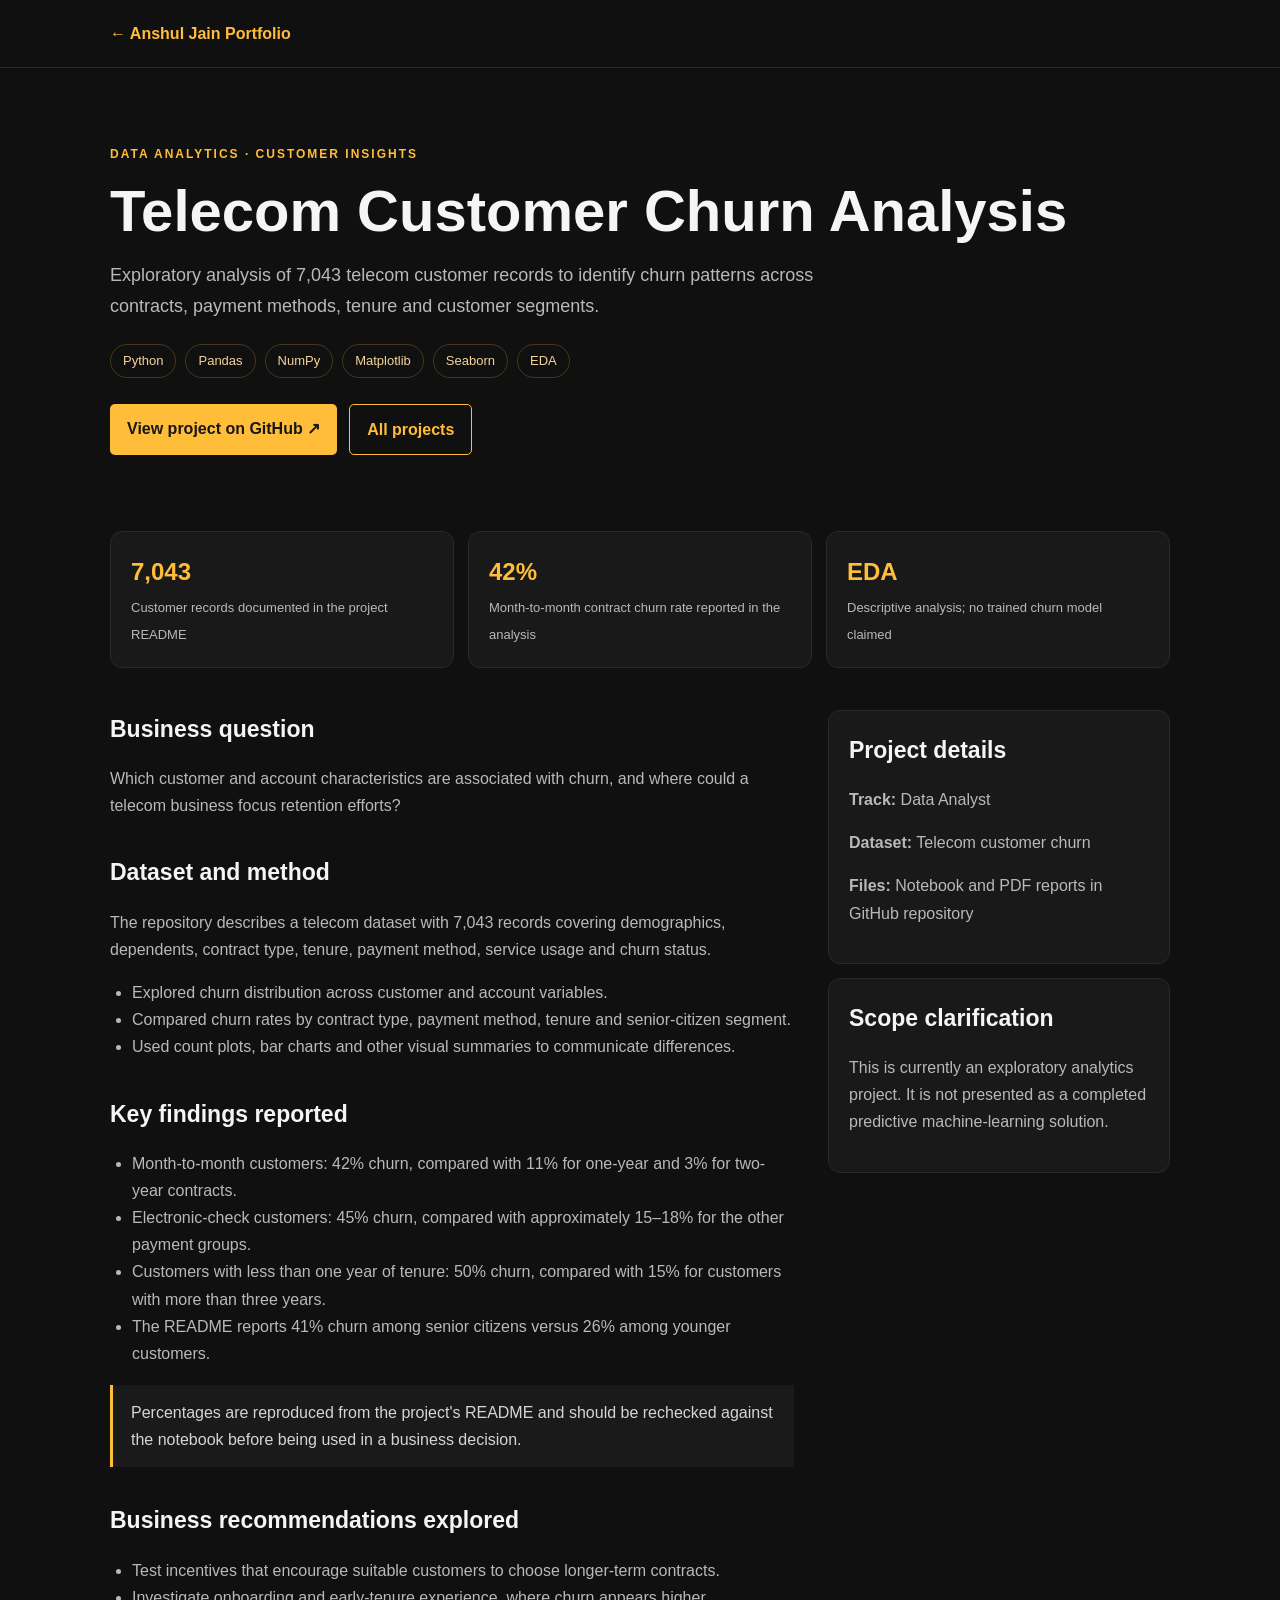
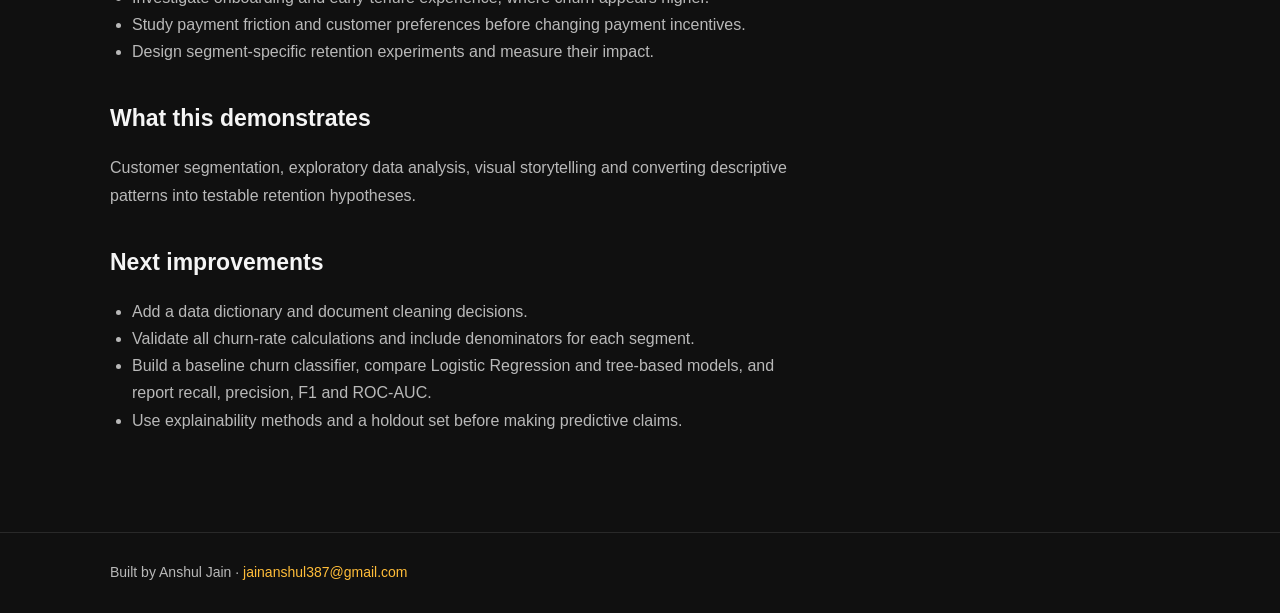
<file: projects/customer-churn-analysis.html>
<!doctype html>
<html lang="en"><head><meta charset="utf-8"><meta name="viewport" content="width=device-width,initial-scale=1"><meta name="description" content="Telecom customer churn exploratory data analysis using Python."><title>Customer Churn Analysis | Anshul Jain</title><link rel="stylesheet" href="../css/case-studies.css"></head><body>
<nav class="case-nav"><div class="case-wrap"><a href="../index.html">← Anshul Jain Portfolio</a></div></nav>
<header class="case-wrap case-hero"><div class="eyebrow">Data Analytics · Customer Insights</div><h1>Telecom Customer Churn Analysis</h1><p>Exploratory analysis of 7,043 telecom customer records to identify churn patterns across contracts, payment methods, tenure and customer segments.</p><div class="case-tags"><span>Python</span><span>Pandas</span><span>NumPy</span><span>Matplotlib</span><span>Seaborn</span><span>EDA</span></div><div class="case-actions"><a class="case-btn" href="https://github.com/Anshuljain17-cmd/Customer-Churn-analysis" target="_blank" rel="noopener">View project on GitHub ↗</a><a class="case-btn secondary" href="../index.html#project-section">All projects</a></div></header>
<main class="case-wrap"><div class="case-grid"><div class="case-stat"><strong>7,043</strong><span>Customer records documented in the project README</span></div><div class="case-stat"><strong>42%</strong><span>Month-to-month contract churn rate reported in the analysis</span></div><div class="case-stat"><strong>EDA</strong><span>Descriptive analysis; no trained churn model claimed</span></div></div>
<div class="case-content"><div class="case-main">
<section><h2>Business question</h2><p>Which customer and account characteristics are associated with churn, and where could a telecom business focus retention efforts?</p></section>
<section><h2>Dataset and method</h2><p>The repository describes a telecom dataset with 7,043 records covering demographics, dependents, contract type, tenure, payment method, service usage and churn status.</p><ul><li>Explored churn distribution across customer and account variables.</li><li>Compared churn rates by contract type, payment method, tenure and senior-citizen segment.</li><li>Used count plots, bar charts and other visual summaries to communicate differences.</li></ul></section>
<section><h2>Key findings reported</h2><ul><li>Month-to-month customers: 42% churn, compared with 11% for one-year and 3% for two-year contracts.</li><li>Electronic-check customers: 45% churn, compared with approximately 15–18% for the other payment groups.</li><li>Customers with less than one year of tenure: 50% churn, compared with 15% for customers with more than three years.</li><li>The README reports 41% churn among senior citizens versus 26% among younger customers.</li></ul><div class="case-note">Percentages are reproduced from the project's README and should be rechecked against the notebook before being used in a business decision.</div></section>
<section><h2>Business recommendations explored</h2><ul><li>Test incentives that encourage suitable customers to choose longer-term contracts.</li><li>Investigate onboarding and early-tenure experience, where churn appears higher.</li><li>Study payment friction and customer preferences before changing payment incentives.</li><li>Design segment-specific retention experiments and measure their impact.</li></ul></section>
<section><h2>What this demonstrates</h2><p>Customer segmentation, exploratory data analysis, visual storytelling and converting descriptive patterns into testable retention hypotheses.</p></section>
<section><h2>Next improvements</h2><ul><li>Add a data dictionary and document cleaning decisions.</li><li>Validate all churn-rate calculations and include denominators for each segment.</li><li>Build a baseline churn classifier, compare Logistic Regression and tree-based models, and report recall, precision, F1 and ROC-AUC.</li><li>Use explainability methods and a holdout set before making predictive claims.</li></ul></section>
</div><aside class="case-side"><div class="case-card"><h2>Project details</h2><p><b>Track:</b> Data Analyst</p><p><b>Dataset:</b> Telecom customer churn</p><p><b>Files:</b> Notebook and PDF reports in GitHub repository</p></div><div class="case-card"><h2>Scope clarification</h2><p>This is currently an exploratory analytics project. It is not presented as a completed predictive machine-learning solution.</p></div></aside></div></main>
<footer class="case-footer"><div class="case-wrap">Built by Anshul Jain · <a href="mailto:jainanshul387@gmail.com">jainanshul387@gmail.com</a></div></footer></body></html>
</file>
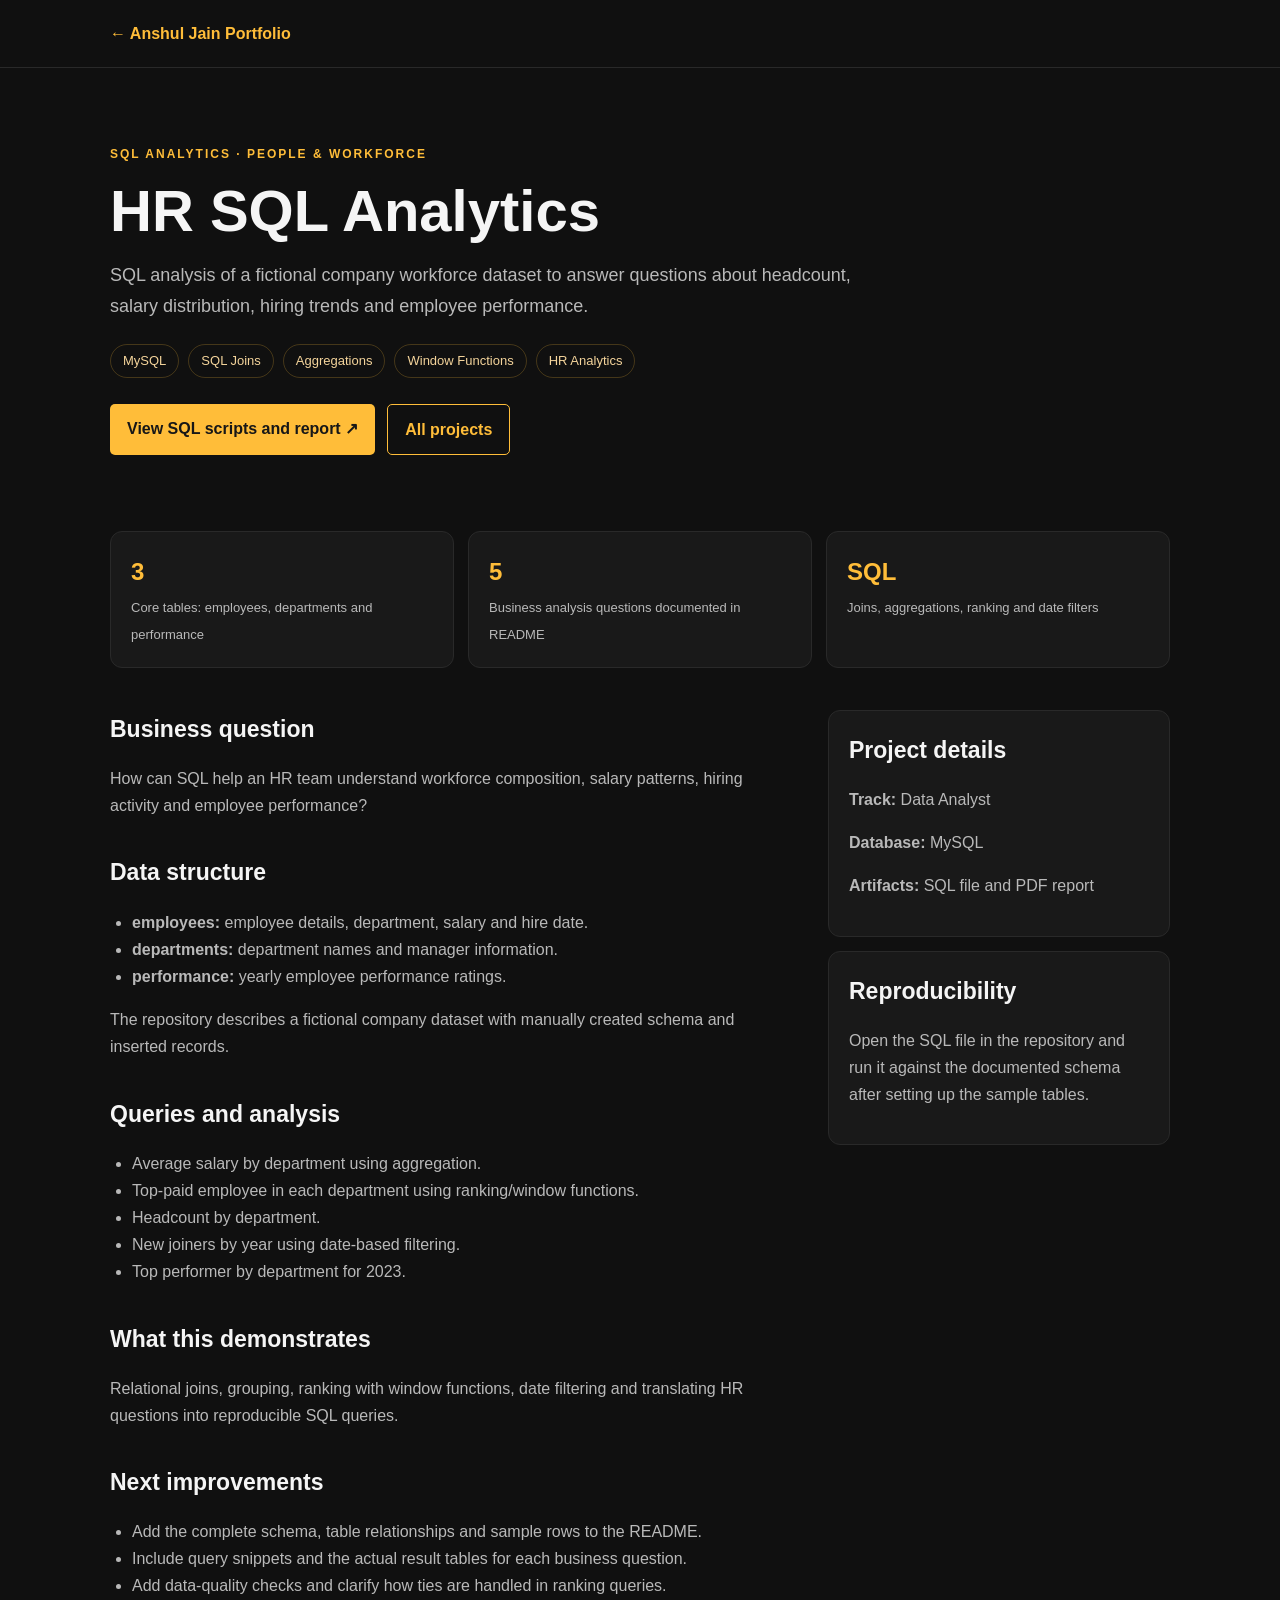
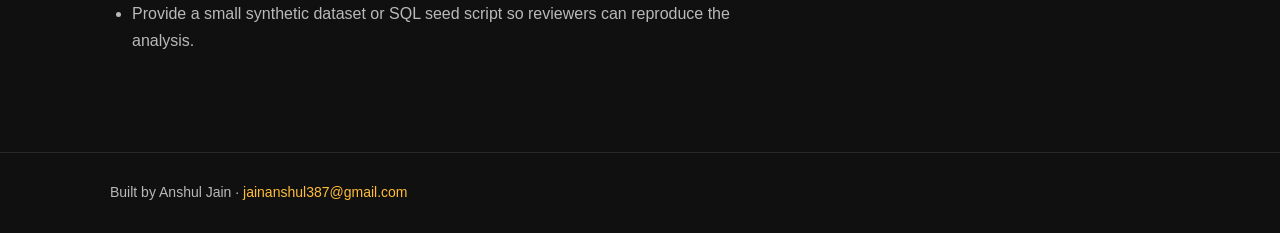
<file: projects/hr-sql-analytics.html>
<!doctype html>
<html lang="en"><head><meta charset="utf-8"><meta name="viewport" content="width=device-width,initial-scale=1"><meta name="description" content="SQL analysis of workforce, salary, hiring and employee performance data."><title>HR SQL Analytics | Anshul Jain</title><link rel="stylesheet" href="../css/case-studies.css"></head><body>
<nav class="case-nav"><div class="case-wrap"><a href="../index.html">← Anshul Jain Portfolio</a></div></nav>
<header class="case-wrap case-hero"><div class="eyebrow">SQL Analytics · People & Workforce</div><h1>HR SQL Analytics</h1><p>SQL analysis of a fictional company workforce dataset to answer questions about headcount, salary distribution, hiring trends and employee performance.</p><div class="case-tags"><span>MySQL</span><span>SQL Joins</span><span>Aggregations</span><span>Window Functions</span><span>HR Analytics</span></div><div class="case-actions"><a class="case-btn" href="https://github.com/Anshuljain17-cmd/HR-SQL-Analysis" target="_blank" rel="noopener">View SQL scripts and report ↗</a><a class="case-btn secondary" href="../index.html#project-section">All projects</a></div></header>
<main class="case-wrap"><div class="case-grid"><div class="case-stat"><strong>3</strong><span>Core tables: employees, departments and performance</span></div><div class="case-stat"><strong>5</strong><span>Business analysis questions documented in README</span></div><div class="case-stat"><strong>SQL</strong><span>Joins, aggregations, ranking and date filters</span></div></div>
<div class="case-content"><div class="case-main">
<section><h2>Business question</h2><p>How can SQL help an HR team understand workforce composition, salary patterns, hiring activity and employee performance?</p></section>
<section><h2>Data structure</h2><ul><li><b>employees:</b> employee details, department, salary and hire date.</li><li><b>departments:</b> department names and manager information.</li><li><b>performance:</b> yearly employee performance ratings.</li></ul><p>The repository describes a fictional company dataset with manually created schema and inserted records.</p></section>
<section><h2>Queries and analysis</h2><ul><li>Average salary by department using aggregation.</li><li>Top-paid employee in each department using ranking/window functions.</li><li>Headcount by department.</li><li>New joiners by year using date-based filtering.</li><li>Top performer by department for 2023.</li></ul></section>
<section><h2>What this demonstrates</h2><p>Relational joins, grouping, ranking with window functions, date filtering and translating HR questions into reproducible SQL queries.</p></section>
<section><h2>Next improvements</h2><ul><li>Add the complete schema, table relationships and sample rows to the README.</li><li>Include query snippets and the actual result tables for each business question.</li><li>Add data-quality checks and clarify how ties are handled in ranking queries.</li><li>Provide a small synthetic dataset or SQL seed script so reviewers can reproduce the analysis.</li></ul></section>
</div><aside class="case-side"><div class="case-card"><h2>Project details</h2><p><b>Track:</b> Data Analyst</p><p><b>Database:</b> MySQL</p><p><b>Artifacts:</b> SQL file and PDF report</p></div><div class="case-card"><h2>Reproducibility</h2><p>Open the SQL file in the repository and run it against the documented schema after setting up the sample tables.</p></div></aside></div></main>
<footer class="case-footer"><div class="case-wrap">Built by Anshul Jain · <a href="mailto:jainanshul387@gmail.com">jainanshul387@gmail.com</a></div></footer></body></html>
</file>
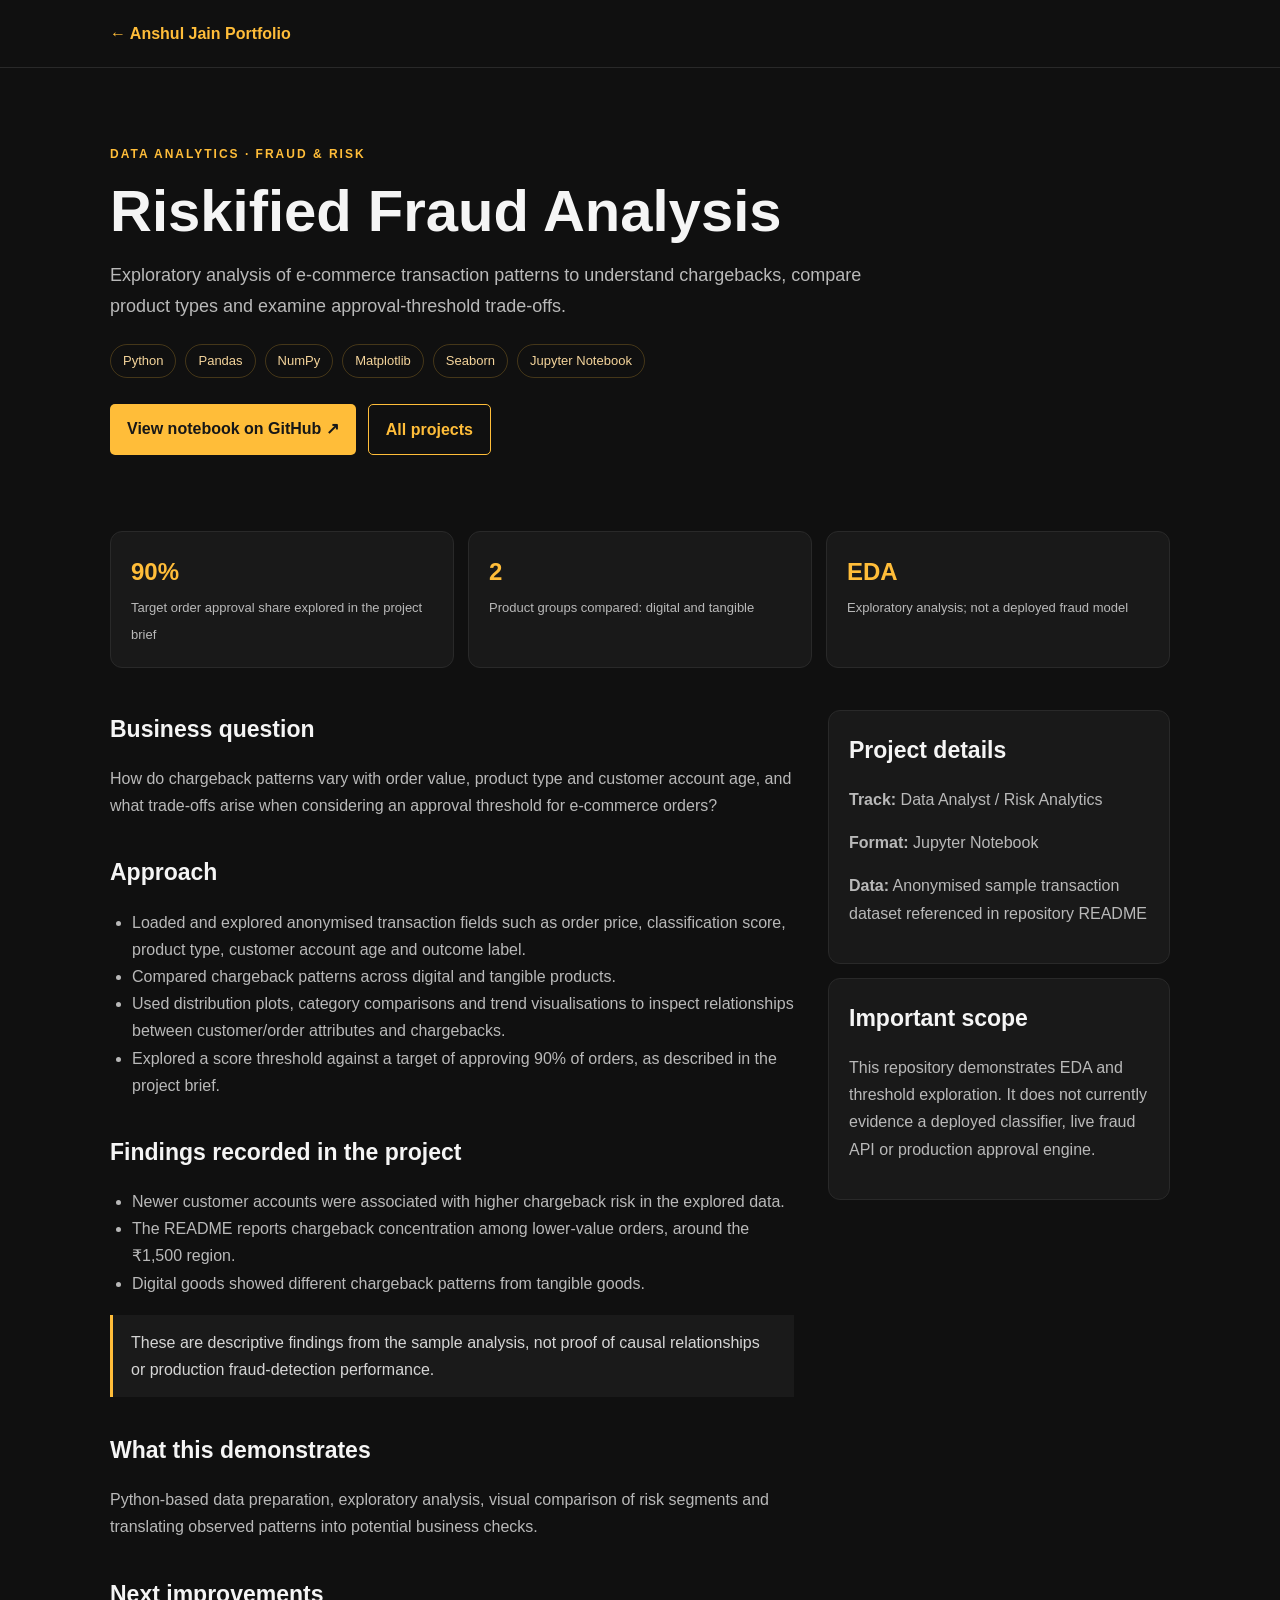
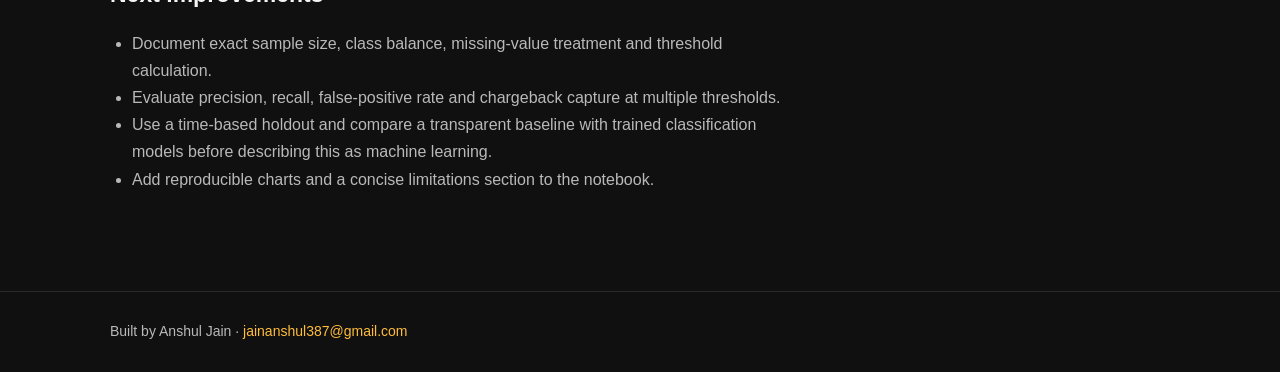
<file: projects/riskified-fraud-analysis.html>
<!doctype html>
<html lang="en"><head><meta charset="utf-8"><meta name="viewport" content="width=device-width,initial-scale=1"><meta name="description" content="Python exploratory analysis of e-commerce chargeback patterns and approval-threshold trade-offs."><title>Riskified Fraud Analysis | Anshul Jain</title><link rel="stylesheet" href="../css/case-studies.css"></head><body>
<nav class="case-nav"><div class="case-wrap"><a href="../index.html">← Anshul Jain Portfolio</a></div></nav>
<header class="case-wrap case-hero"><div class="eyebrow">Data Analytics · Fraud & Risk</div><h1>Riskified Fraud Analysis</h1><p>Exploratory analysis of e-commerce transaction patterns to understand chargebacks, compare product types and examine approval-threshold trade-offs.</p><div class="case-tags"><span>Python</span><span>Pandas</span><span>NumPy</span><span>Matplotlib</span><span>Seaborn</span><span>Jupyter Notebook</span></div><div class="case-actions"><a class="case-btn" href="https://github.com/Anshuljain17-cmd/Finance-and-Investment-Analytics/blob/main/Riskified%20Data%20Analysis%20SOLUTON-checkpoint.ipynb" target="_blank" rel="noopener">View notebook on GitHub ↗</a><a class="case-btn secondary" href="../index.html#project-section">All projects</a></div></header>
<main class="case-wrap"><div class="case-grid"><div class="case-stat"><strong>90%</strong><span>Target order approval share explored in the project brief</span></div><div class="case-stat"><strong>2</strong><span>Product groups compared: digital and tangible</span></div><div class="case-stat"><strong>EDA</strong><span>Exploratory analysis; not a deployed fraud model</span></div></div>
<div class="case-content"><div class="case-main">
<section><h2>Business question</h2><p>How do chargeback patterns vary with order value, product type and customer account age, and what trade-offs arise when considering an approval threshold for e-commerce orders?</p></section>
<section><h2>Approach</h2><ul><li>Loaded and explored anonymised transaction fields such as order price, classification score, product type, customer account age and outcome label.</li><li>Compared chargeback patterns across digital and tangible products.</li><li>Used distribution plots, category comparisons and trend visualisations to inspect relationships between customer/order attributes and chargebacks.</li><li>Explored a score threshold against a target of approving 90% of orders, as described in the project brief.</li></ul></section>
<section><h2>Findings recorded in the project</h2><ul><li>Newer customer accounts were associated with higher chargeback risk in the explored data.</li><li>The README reports chargeback concentration among lower-value orders, around the ₹1,500 region.</li><li>Digital goods showed different chargeback patterns from tangible goods.</li></ul><div class="case-note">These are descriptive findings from the sample analysis, not proof of causal relationships or production fraud-detection performance.</div></section>
<section><h2>What this demonstrates</h2><p>Python-based data preparation, exploratory analysis, visual comparison of risk segments and translating observed patterns into potential business checks.</p></section>
<section><h2>Next improvements</h2><ul><li>Document exact sample size, class balance, missing-value treatment and threshold calculation.</li><li>Evaluate precision, recall, false-positive rate and chargeback capture at multiple thresholds.</li><li>Use a time-based holdout and compare a transparent baseline with trained classification models before describing this as machine learning.</li><li>Add reproducible charts and a concise limitations section to the notebook.</li></ul></section>
</div><aside class="case-side"><div class="case-card"><h2>Project details</h2><p><b>Track:</b> Data Analyst / Risk Analytics</p><p><b>Format:</b> Jupyter Notebook</p><p><b>Data:</b> Anonymised sample transaction dataset referenced in repository README</p></div><div class="case-card"><h2>Important scope</h2><p>This repository demonstrates EDA and threshold exploration. It does not currently evidence a deployed classifier, live fraud API or production approval engine.</p></div></aside></div></main>
<footer class="case-footer"><div class="case-wrap">Built by Anshul Jain · <a href="mailto:jainanshul387@gmail.com">jainanshul387@gmail.com</a></div></footer></body></html>
</file>
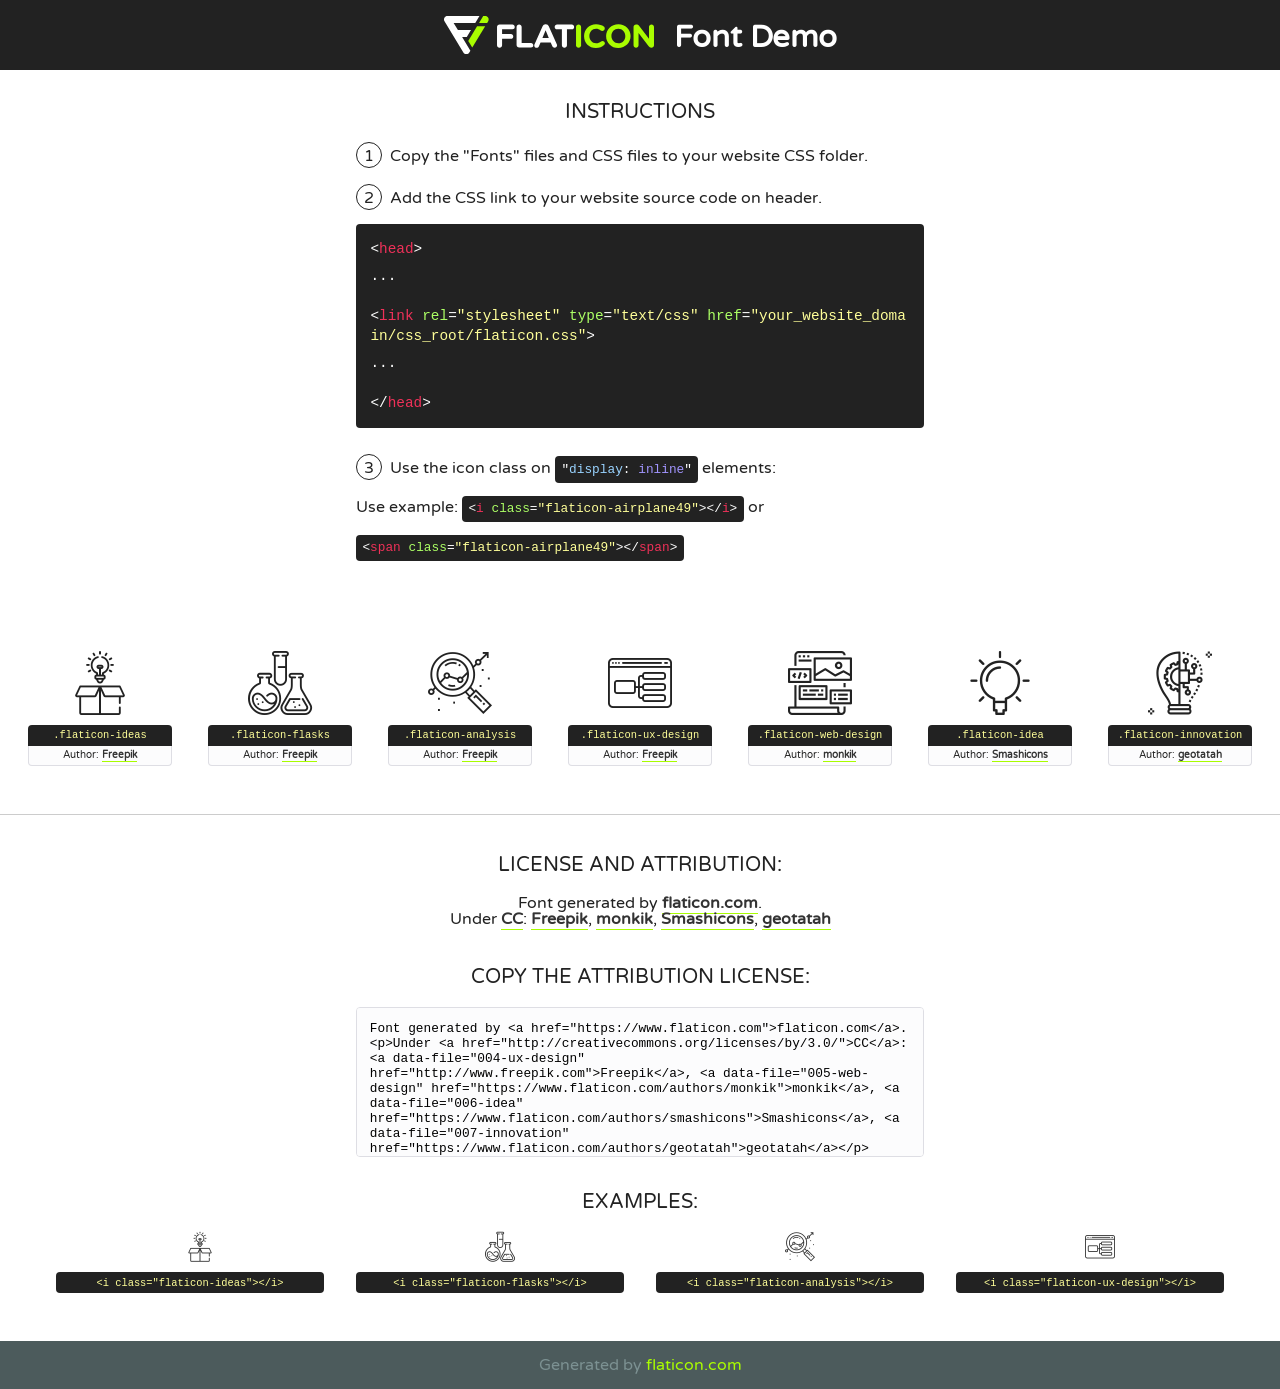
<file: fonts/flaticon/font/flaticon.html>
<!DOCTYPE html>
<!--
  Flaticon icon font: Flaticon
  Creation date: 20/03/2019 02:18
-->
<html>
<!DOCTYPE html>
<html>

<head>
    <title>Flaticon WebFont</title>
    <link href="http://fonts.googleapis.com/css?family=Varela+Round" rel="stylesheet" type="text/css" />
    <link rel="stylesheet" type="text/css" href="flaticon.css">
    <meta charset="UTF-8">
    <style>
    html, body, div, span, applet, object, iframe,
    h1, h2, h3, h4, h5, h6, p, blockquote, pre,
    a, abbr, acronym, address, big, cite, code,
    del, dfn, em, img, ins, kbd, q, s, samp,
    small, strike, strong, sub, sup, tt, var,
    b, u, i, center,
    dl, dt, dd, ol, ul, li,
    fieldset, form, label, legend,
    table, caption, tbody, tfoot, thead, tr, th, td,
    article, aside, canvas, details, embed, 
    figure, figcaption, footer, header, hgroup, 
    menu, nav, output, ruby, section, summary,
    time, mark, audio, video {
        margin: 0;
        padding: 0;
        border: 0;
        font-size: 100%;
        font: inherit;
        vertical-align: baseline;
    }
    /* HTML5 display-role reset for older browsers */
    article, aside, details, figcaption, figure, 
    footer, header, hgroup, menu, nav, section {
        display: block;
    }
    body {
        line-height: 1;
    }
    ol, ul {
        list-style: none;
    }
    blockquote, q {
        quotes: none;
    }
    blockquote:before, blockquote:after,
    q:before, q:after {
        content: '';
        content: none;
    }
    table {
        border-collapse: collapse;
        border-spacing: 0;
    }
    body {
        font-family: 'Varela Round', Helvetica, Arial, sans-serif;
        font-size: 16px;
        color: #222;
    }
    a {
        color: #333;
        border-bottom: 1px solid #a9fd00;
        font-weight: bold;
        text-decoration: none;
    }
    * {
        -moz-box-sizing: border-box;
        -webkit-box-sizing: border-box;
        box-sizing: border-box;
        margin: 0;
        padding: 0;
    }
    [class^="flaticon-"]:before, [class*=" flaticon-"]:before, [class^="flaticon-"]:after, [class*=" flaticon-"]:after {
        font-family: Flaticon;
        font-size: 30px;
        font-style: normal;
        margin-left: 20px;
        color: #333;
    }
    .wrapper {
        max-width: 600px;
        margin: auto;
        padding: 0 1em;
    }
    .title {
        font-size: 1.25em;
        text-align: center;
        margin-bottom: 1em;
        text-transform: uppercase;
    }
    header {
        text-align: center;
        background-color: #222;
        color: #fff;
        padding: 1em;
    }
    header .logo {
        width: 210px;
        height: 38px;
        display: inline-block;
        vertical-align: middle;
        margin-right: 1em;
        border: none;
    }
    header strong {
        font-size: 1.95em;
        font-weight: bold;
        vertical-align: middle;
        margin-top: 5px;
        display: inline-block;
    }
    .demo {
        margin: 2em auto;
        line-height: 1.25em;
    }
    .demo ul li {
        margin-bottom: 1em;
    }
    .demo ul li .num {
        color: #222;
        border-radius: 20px;
        display: inline-block;
        width: 26px;
        padding: 3px;
        height: 26px;
        text-align: center;
        margin-right: 0.5em;
        border: 1px solid #222;
    }
    .demo ul li code {
        background-color: #222;
        border-radius: 4px;
        padding: 0.25em 0.5em;
        display: inline-block;
        color: #fff;
        font-family: Consolas,Monaco,Lucida Console,Liberation Mono,DejaVu Sans Mono,Bitstream Vera Sans Mono,Courier New, monospace;
        font-weight: lighter;
        margin-top: 1em;
        font-size: 0.8em;
        word-break: break-all;
    }
    .demo ul li code.big {
        padding: 1em;
        font-size: 0.9em;
    }
    .demo ul li code .red {
        color: #EF3159;
    }
    .demo ul li code .green {
        color: #ACFF65;
    }
    .demo ul li code .yellow {
        color: #FFFF99;
    }
    .demo ul li code .blue {
        color: #99D3FF;
    }
    .demo ul li code .purple {
        color: #A295FF;
    }
    .demo ul li code .dots {
        margin-top: 0.5em;
        display: block;
    }
    #glyphs {
        border-bottom: 1px solid #ccc;
        padding: 2em 0;
        text-align: center;
    }
    .glyph {
        display: inline-block;
        width: 9em;
        margin: 1em;
        text-align: center;
        vertical-align: top;
        background: #FFF;
    }
    .glyph .glyph-icon {
        padding: 10px;
        display: block;
        font-family:"Flaticon";
        font-size: 64px;
        line-height: 1;
    }
    .glyph .glyph-icon:before {
        font-size: 64px;
        color: #222;
        margin-left: 0;
    }
    .class-name {
        font-size: 0.65em;
        background-color: #222;
        color: #fff;
        border-radius: 4px 4px 0 0;
        padding: 0.5em;
        color: #FFFF99;
        font-family: Consolas,Monaco,Lucida Console,Liberation Mono,DejaVu Sans Mono,Bitstream Vera Sans Mono,Courier New, monospace;
    }
    .author-name {
        font-size: 0.6em;
        background-color: #fcfcfd;
        border: 1px solid #DEDEE4;
        border-top: 0;
        border-radius: 0 0 4px 4px;
        padding: 0.5em;
    }
    .class-name:last-child {
        font-size: 10px;
        color:#888;
    }
    .class-name:last-child a {
        font-size: 10px;
        color:#555;
    }
    .class-name:last-child a:hover {
        color:#a9fd00;
    }
    .glyph > input {
        display: block;
        width: 100px;
        margin: 5px auto;
        text-align: center;
        font-size: 12px;
        cursor: text;
    }
    .glyph > input.icon-input {
        font-family:"Flaticon";
        font-size: 16px;
        margin-bottom: 10px;
    }
    .attribution .title {
        margin-top: 2em;
    }
    .attribution textarea {
        background-color: #fcfcfd;
        padding: 1em;
        border: none;
        box-shadow: none;
        border: 1px solid #DEDEE4;
        border-radius: 4px;
        resize: none;
        width: 100%;
        height: 150px;
        font-size: 0.8em;
        font-family: Consolas,Monaco,Lucida Console,Liberation Mono,DejaVu Sans Mono,Bitstream Vera Sans Mono,Courier New, monospace;
        -webkit-appearance: none;
    }
    .iconsuse {
        margin: 2em auto;
        text-align: center;
        max-width: 1200px;
    }
    .iconsuse:after {
        content: '';
        display: table;
        clear: both;
    }
    .iconsuse .image {
        float: left;
        width: 25%;
        padding: 0 1em;
    }
    .iconsuse .image p {
        margin-bottom: 1em;
    }
    .iconsuse .image span {
        display: block;
        font-size: 0.65em;
        background-color: #222;
        color: #fff;
        border-radius: 4px;
        padding: 0.5em;
        color: #FFFF99;
        margin-top: 1em;
        font-family: Consolas,Monaco,Lucida Console,Liberation Mono,DejaVu Sans Mono,Bitstream Vera Sans Mono,Courier New, monospace;
    }
    #footer {
        text-align: center;
        background-color: #4C5B5C;
        color: #7c9192;
        padding: 1em;
    }
    #footer a {
        border: none;
        color: #a9fd00;
        font-weight: normal;
    }
    @media (max-width: 960px) {
        .iconsuse .image {
            width: 50%;
        }
    }
    @media (max-width: 560px) {
        .iconsuse .image {
            width: 100%;
        }
    }
    </style>
</head>

<body class="characters-off">

    <header>
        <a href="https://www.flaticon.com" target="_blank" class="logo">
            <svg version="1.1" xmlns="http://www.w3.org/2000/svg" xmlns:xlink="http://www.w3.org/1999/xlink" xmlns:a="http://ns.adobe.com/AdobeSVGViewerExtensions/3.0/" viewBox="0 0 560.875 102.036" enable-background="new 0 0 560.875 102.036" xml:space="preserve">
                <defs>
                </defs>
                <g>
                    <g class="letters">
                        <path fill="#ffffff" d="M141.596,29.675c0-3.777,2.985-6.767,6.764-6.767h34.438c3.426,0,6.15,2.728,6.15,6.15
                        c0,3.43-2.724,6.149-6.15,6.149h-27.674v13.091h23.719c3.429,0,6.151,2.724,6.151,6.15c0,3.43-2.723,6.149-6.151,6.149h-23.719
                        v17.574c0,3.773-2.986,6.761-6.764,6.761c-3.779,0-6.764-2.989-6.764-6.761V29.675z"></path>
                        <path fill="#ffffff" d="M193.844,29.149c0-3.781,2.985-6.767,6.764-6.767c3.776,0,6.763,2.985,6.763,6.767v42.957h25.039
                        c3.426,0,6.149,2.726,6.149,6.153c0,3.425-2.723,6.15-6.149,6.15h-31.802c-3.779,0-6.764-2.986-6.764-6.768V29.149z"></path>
                        <path fill="#ffffff" d="M241.891,75.71l21.438-48.407c1.492-3.341,4.215-5.357,7.906-5.357h0.792
                        c3.686,0,6.323,2.017,7.815,5.357l21.439,48.407c0.436,0.967,0.701,1.845,0.701,2.723c0,3.602-2.809,6.501-6.414,6.501
                        c-3.161,0-5.269-1.845-6.499-4.655l-4.132-9.661h-27.059l-4.301,10.102c-1.144,2.631-3.426,4.214-6.237,4.214
                        c-3.517,0-6.24-2.81-6.24-6.325C241.1,77.64,241.451,76.677,241.891,75.71z M279.932,58.666l-8.521-20.297l-8.526,20.297H279.932
                        z"></path>
                        <path fill="#ffffff" d="M314.864,35.387H301.86c-3.429,0-6.239-2.813-6.239-6.238c0-3.429,2.811-6.24,6.239-6.24h39.533
                        c3.426,0,6.237,2.811,6.237,6.24c0,3.425-2.811,6.238-6.237,6.238h-13.001v42.785c0,3.773-2.99,6.761-6.764,6.761
                        c-3.779,0-6.764-2.989-6.764-6.761V35.387z"></path>
                        <path fill="#A9FD00" d="M352.615,29.149c0-3.781,2.985-6.767,6.767-6.767c3.774,0,6.761,2.985,6.761,6.767v49.024
                        c0,3.773-2.987,6.761-6.761,6.761c-3.781,0-6.767-2.989-6.767-6.761V29.149z"></path>
                        <path fill="#A9FD00" d="M374.132,53.836v-0.179c0-17.481,13.178-31.801,32.065-31.801c9.22,0,15.459,2.458,20.557,6.238
                        c1.402,1.054,2.637,2.985,2.637,5.357c0,3.692-2.985,6.59-6.681,6.59c-1.845,0-3.071-0.702-4.044-1.319
                        c-3.776-2.813-7.729-4.393-12.562-4.393c-10.364,0-17.831,8.611-17.831,19.154v0.173c0,10.542,7.291,19.329,17.831,19.329
                        c5.715,0,9.492-1.756,13.359-4.834c1.049-0.874,2.458-1.491,4.039-1.491c3.429,0,6.325,2.813,6.325,6.236
                        c0,2.106-1.056,3.78-2.282,4.834c-5.539,4.834-12.036,7.733-21.878,7.733C387.572,85.464,374.132,71.493,374.132,53.836z"></path>
                        <path fill="#A9FD00" d="M433.009,53.836v-0.179c0-17.481,13.79-31.801,32.766-31.801c18.981,0,32.592,14.143,32.592,31.628v0.173
                        c0,17.483-13.785,31.807-32.769,31.807C446.625,85.464,433.009,71.32,433.009,53.836z M484.224,53.836v-0.179
                        c0-10.539-7.725-19.326-18.626-19.326c-10.893,0-18.449,8.611-18.449,19.154v0.173c0,10.542,7.73,19.329,18.626,19.329
                        C476.676,72.986,484.224,64.378,484.224,53.836z"></path>
                        <path fill="#A9FD00" d="M506.233,29.321c0-3.774,2.99-6.763,6.767-6.763h1.401c3.252,0,5.183,1.583,7.029,3.953l26.093,34.265
                        V29.059c0-3.692,2.99-6.677,6.681-6.677c3.683,0,6.671,2.985,6.671,6.677v48.934c0,3.78-2.987,6.765-6.764,6.765h-0.436
                        c-3.257,0-5.188-1.581-7.034-3.953l-27.056-35.492v32.944c0,3.687-2.985,6.676-6.678,6.676c-3.683,0-6.673-2.989-6.673-6.676
                        V29.321z"></path>
                    </g>
                    <g class="insignia">
                        <path fill="#ffffff" d="M48.372,56.137h12.517l11.156-18.537H37.186L25.688,18.539h57.825L94.668,0H9.271
                        C5.925,0,2.842,1.801,1.198,4.716c-1.644,2.907-1.593,6.482,0.134,9.343l50.38,83.501c1.678,2.781,4.689,4.476,7.938,4.476
                        c3.246,0,6.257-1.695,7.935-4.476l2.898-4.804L48.372,56.137z"></path>
                        <g class="i">
                            <path fill="#A9FD00" d="M93.575,18.539h0.031v0.004l21.652,0.004l2.705-4.488c1.727-2.861,1.778-6.436,0.133-9.343
                            C116.454,1.801,113.371,0,110.026,0h-5.294L93.575,18.539z"></path>
                            <polygon fill="#A9FD00" points="88.291,27.356 64.725,66.486 75.519,84.404 109.942,27.356"></polygon>
                        </g>
                    </g>
                </g>
            </svg>
        </a>
        <strong>Font Demo</strong>
    </header>


    <section class="demo wrapper">

        <p class="title">Instructions</p>

        <ul>
            <li>
                <span class="num">1</span>Copy the "Fonts" files and CSS files to your website CSS folder.
            </li>
            <li>
                <span class="num">2</span>Add the CSS link to your website source code on header.
                <code class="big">
                    &lt;<span class="red">head</span>&gt;
                    <br/><span class="dots">...</span>
                    <br/>&lt;<span class="red">link</span> <span class="green">rel</span>=<span class="yellow">"stylesheet"</span> <span class="green">type</span>=<span class="yellow">"text/css"</span> <span class="green">href</span>=<span class="yellow">"your_website_domain/css_root/flaticon.css"</span>&gt;
                    <br/><span class="dots">...</span>
                    <br/>&lt;/<span class="red">head</span>&gt;
                </code>
            </li>

            <li>
                <p>
                    <span class="num">3</span>Use the icon class on <code>"<span class="blue">display</span>:<span class="purple"> inline</span>"</code> elements:
                    <br />
                    Use example: <code>&lt;<span class="red">i</span> <span class="green">class</span>=<span class="yellow">&quot;flaticon-airplane49&quot;</span>&gt;&lt;/<span class="red">i</span>&gt;</code> or <code>&lt;<span class="red">span</span> <span class="green">class</span>=<span class="yellow">&quot;flaticon-airplane49&quot;</span>&gt;&lt;/<span class="red">span</span>&gt;</code>
            </li>
        </ul>

    </section>




   <section id="glyphs">          
    
      
        <div class="glyph"><div class="glyph-icon flaticon-ideas"></div>
            <div class="class-name">.flaticon-ideas</div>
            <div class="author-name">Author: <a data-file="001-ideas" href="http://www.freepik.com">Freepik</a> </div> 
        </div>        
        
        <div class="glyph"><div class="glyph-icon flaticon-flasks"></div>
            <div class="class-name">.flaticon-flasks</div>
            <div class="author-name">Author: <a data-file="002-flasks" href="http://www.freepik.com">Freepik</a> </div> 
        </div>        
        
        <div class="glyph"><div class="glyph-icon flaticon-analysis"></div>
            <div class="class-name">.flaticon-analysis</div>
            <div class="author-name">Author: <a data-file="003-analysis" href="http://www.freepik.com">Freepik</a> </div> 
        </div>        
        
        <div class="glyph"><div class="glyph-icon flaticon-ux-design"></div>
            <div class="class-name">.flaticon-ux-design</div>
            <div class="author-name">Author: <a data-file="004-ux-design" href="http://www.freepik.com">Freepik</a> </div> 
        </div>        
        
        <div class="glyph"><div class="glyph-icon flaticon-web-design"></div>
            <div class="class-name">.flaticon-web-design</div>
            <div class="author-name">Author: <a data-file="005-web-design" href="https://www.flaticon.com/authors/monkik">monkik</a> </div> 
        </div>        
        
        <div class="glyph"><div class="glyph-icon flaticon-idea"></div>
            <div class="class-name">.flaticon-idea</div>
            <div class="author-name">Author: <a data-file="006-idea" href="https://www.flaticon.com/authors/smashicons">Smashicons</a> </div> 
        </div>        
        
        <div class="glyph"><div class="glyph-icon flaticon-innovation"></div>
            <div class="class-name">.flaticon-innovation</div>
            <div class="author-name">Author: <a data-file="007-innovation" href="https://www.flaticon.com/authors/geotatah">geotatah</a> </div> 
        </div>        
        

    </section>



    <section class="attribution wrapper"   style="text-align:center;">

      <div class="title">License and attribution:</div><div class="attrDiv">Font generated by <a href="https://www.flaticon.com">flaticon.com</a>. <div><p>Under <a href="http://creativecommons.org/licenses/by/3.0/">CC</a>: <a data-file="004-ux-design" href="http://www.freepik.com">Freepik</a>, <a data-file="005-web-design" href="https://www.flaticon.com/authors/monkik">monkik</a>, <a data-file="006-idea" href="https://www.flaticon.com/authors/smashicons">Smashicons</a>, <a data-file="007-innovation" href="https://www.flaticon.com/authors/geotatah">geotatah</a></p>  </div>
      </div>
      <div class="title">Copy the Attribution License:</div>

    <textarea onclick="this.focus();this.select();">Font generated by &lt;a href=&quot;https://www.flaticon.com&quot;&gt;flaticon.com&lt;/a&gt;. <p>Under <a href="http://creativecommons.org/licenses/by/3.0/">CC</a>: <a data-file="004-ux-design" href="http://www.freepik.com">Freepik</a>, <a data-file="005-web-design" href="https://www.flaticon.com/authors/monkik">monkik</a>, <a data-file="006-idea" href="https://www.flaticon.com/authors/smashicons">Smashicons</a>, <a data-file="007-innovation" href="https://www.flaticon.com/authors/geotatah">geotatah</a></p>  
     </textarea>

    </section>

    <section class="iconsuse">

          <div class="title">Examples:</div>            
             
            <div class="image">
                <p>
                    <i class="glyph-icon flaticon-ideas"></i> 
                    <span>&lt;i class=&quot;flaticon-ideas&quot;&gt;&lt;/i&gt;</span>
                </p>
            </div>
            
            <div class="image">
                <p>
                    <i class="glyph-icon flaticon-flasks"></i> 
                    <span>&lt;i class=&quot;flaticon-flasks&quot;&gt;&lt;/i&gt;</span>
                </p>
            </div>
            
            <div class="image">
                <p>
                    <i class="glyph-icon flaticon-analysis"></i> 
                    <span>&lt;i class=&quot;flaticon-analysis&quot;&gt;&lt;/i&gt;</span>
                </p>
            </div>
            
            <div class="image">
                <p>
                    <i class="glyph-icon flaticon-ux-design"></i> 
                    <span>&lt;i class=&quot;flaticon-ux-design&quot;&gt;&lt;/i&gt;</span>
                </p>
            </div>
                       
        </div>
                            
    </section>

<div id="footer">
    <div>Generated by <a href="https://www.flaticon.com">flaticon.com</a>
    </div>
</div>



</body>
</html>
</file>
<file: css/case-studies.css>
:root{--bg:#101010;--panel:#191919;--panel2:#202020;--text:#f5f5f5;--muted:#b9b9b9;--gold:#ffbd39;--line:rgba(255,189,57,.22)}
*{box-sizing:border-box}body{margin:0;background:var(--bg);color:var(--text);font:16px/1.7 Arial,sans-serif}a{color:var(--gold);text-decoration:none}a:hover{text-decoration:underline}.case-wrap{width:min(1060px,calc(100% - 36px));margin:auto}.case-nav{padding:20px 0;border-bottom:1px solid #292929}.case-nav a{font-weight:700}.case-hero{padding:76px 0 48px}.eyebrow{color:var(--gold);font-size:12px;letter-spacing:2px;font-weight:700;text-transform:uppercase}.case-hero h1{font-size:clamp(34px,6vw,58px);line-height:1.1;margin:14px 0}.case-hero p{max-width:760px;color:var(--muted);font-size:18px}.case-tags{display:flex;gap:9px;flex-wrap:wrap;margin-top:22px}.case-tags span{border:1px solid var(--line);border-radius:30px;padding:5px 12px;color:#f4d49b;font-size:13px}.case-grid{display:grid;grid-template-columns:repeat(3,1fr);gap:14px;margin:28px 0 42px}.case-stat,.case-card{background:var(--panel);border:1px solid #292929;border-radius:12px;padding:20px}.case-stat strong{display:block;color:var(--gold);font-size:24px}.case-stat span{color:var(--muted);font-size:13px}.case-content{display:grid;grid-template-columns:minmax(0,2fr) minmax(220px,1fr);gap:34px;padding-bottom:64px}.case-main section{margin:0 0 34px}.case-main h2,.case-side h2{font-size:23px;margin:0 0 12px}.case-main p,.case-main li,.case-side p{color:var(--muted)}.case-main ul{padding-left:22px}.case-side{align-self:start;position:sticky;top:22px}.case-side .case-card{margin-bottom:14px}.case-note{border-left:3px solid var(--gold);background:#1a1a1a;padding:14px 18px;color:#d5d5d5;margin:18px 0}.case-actions{display:flex;gap:12px;flex-wrap:wrap;margin-top:26px}.case-btn{display:inline-block;background:var(--gold);color:#171717;padding:11px 17px;border-radius:5px;font-weight:700}.case-btn.secondary{background:transparent;color:var(--gold);border:1px solid var(--gold)}.case-footer{border-top:1px solid #292929;padding:28px 0;color:var(--muted);font-size:14px}@media(max-width:760px){.case-hero{padding:48px 0 28px}.case-grid{grid-template-columns:1fr}.case-content{grid-template-columns:1fr}.case-side{position:static}.case-hero p{font-size:16px}}
</file>
<file: fonts/flaticon/font/flaticon.css>
/*
  	Flaticon icon font: Flaticon
  	Creation date: 20/03/2019 02:18
  	*/

@font-face {
  font-family: "Flaticon";
  src: url("./Flaticon.eot");
  src: url("./Flaticon.eot?#iefix") format("embedded-opentype"),
       url("./Flaticon.woff2") format("woff2"),
       url("./Flaticon.woff") format("woff"),
       url("./Flaticon.ttf") format("truetype"),
       url("./Flaticon.svg#Flaticon") format("svg");
  font-weight: normal;
  font-style: normal;
}

@media screen and (-webkit-min-device-pixel-ratio:0) {
  @font-face {
    font-family: "Flaticon";
    src: url("./Flaticon.svg#Flaticon") format("svg");
  }
}

[class^="flaticon-"]:before, [class*=" flaticon-"]:before,
[class^="flaticon-"]:after, [class*=" flaticon-"]:after {   
  font-family: Flaticon;
        font-size: 20px;
font-style: normal;
margin-left: 20px;
}

.flaticon-ideas:before { content: "\f100"; }
.flaticon-flasks:before { content: "\f101"; }
.flaticon-analysis:before { content: "\f102"; }
.flaticon-ux-design:before { content: "\f103"; }
.flaticon-web-design:before { content: "\f104"; }
.flaticon-idea:before { content: "\f105"; }
.flaticon-innovation:before { content: "\f106"; }
</file>
